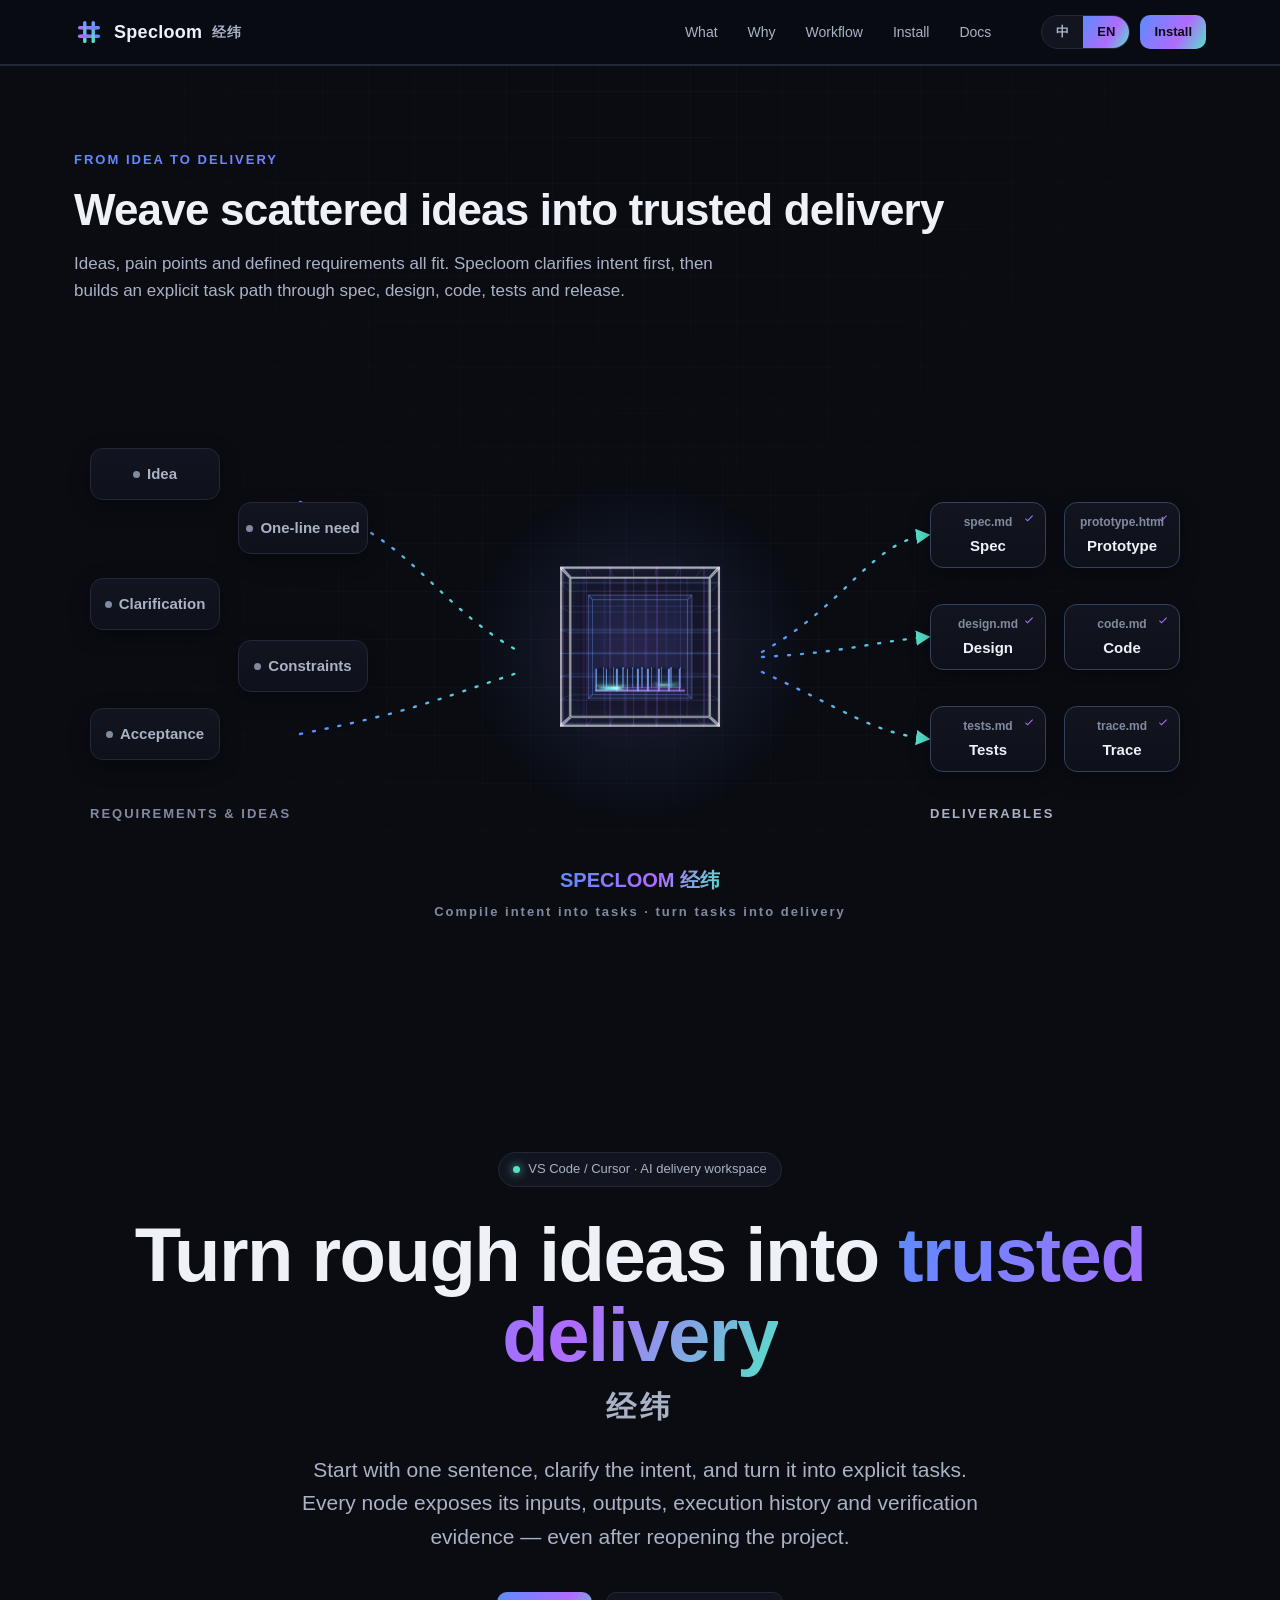
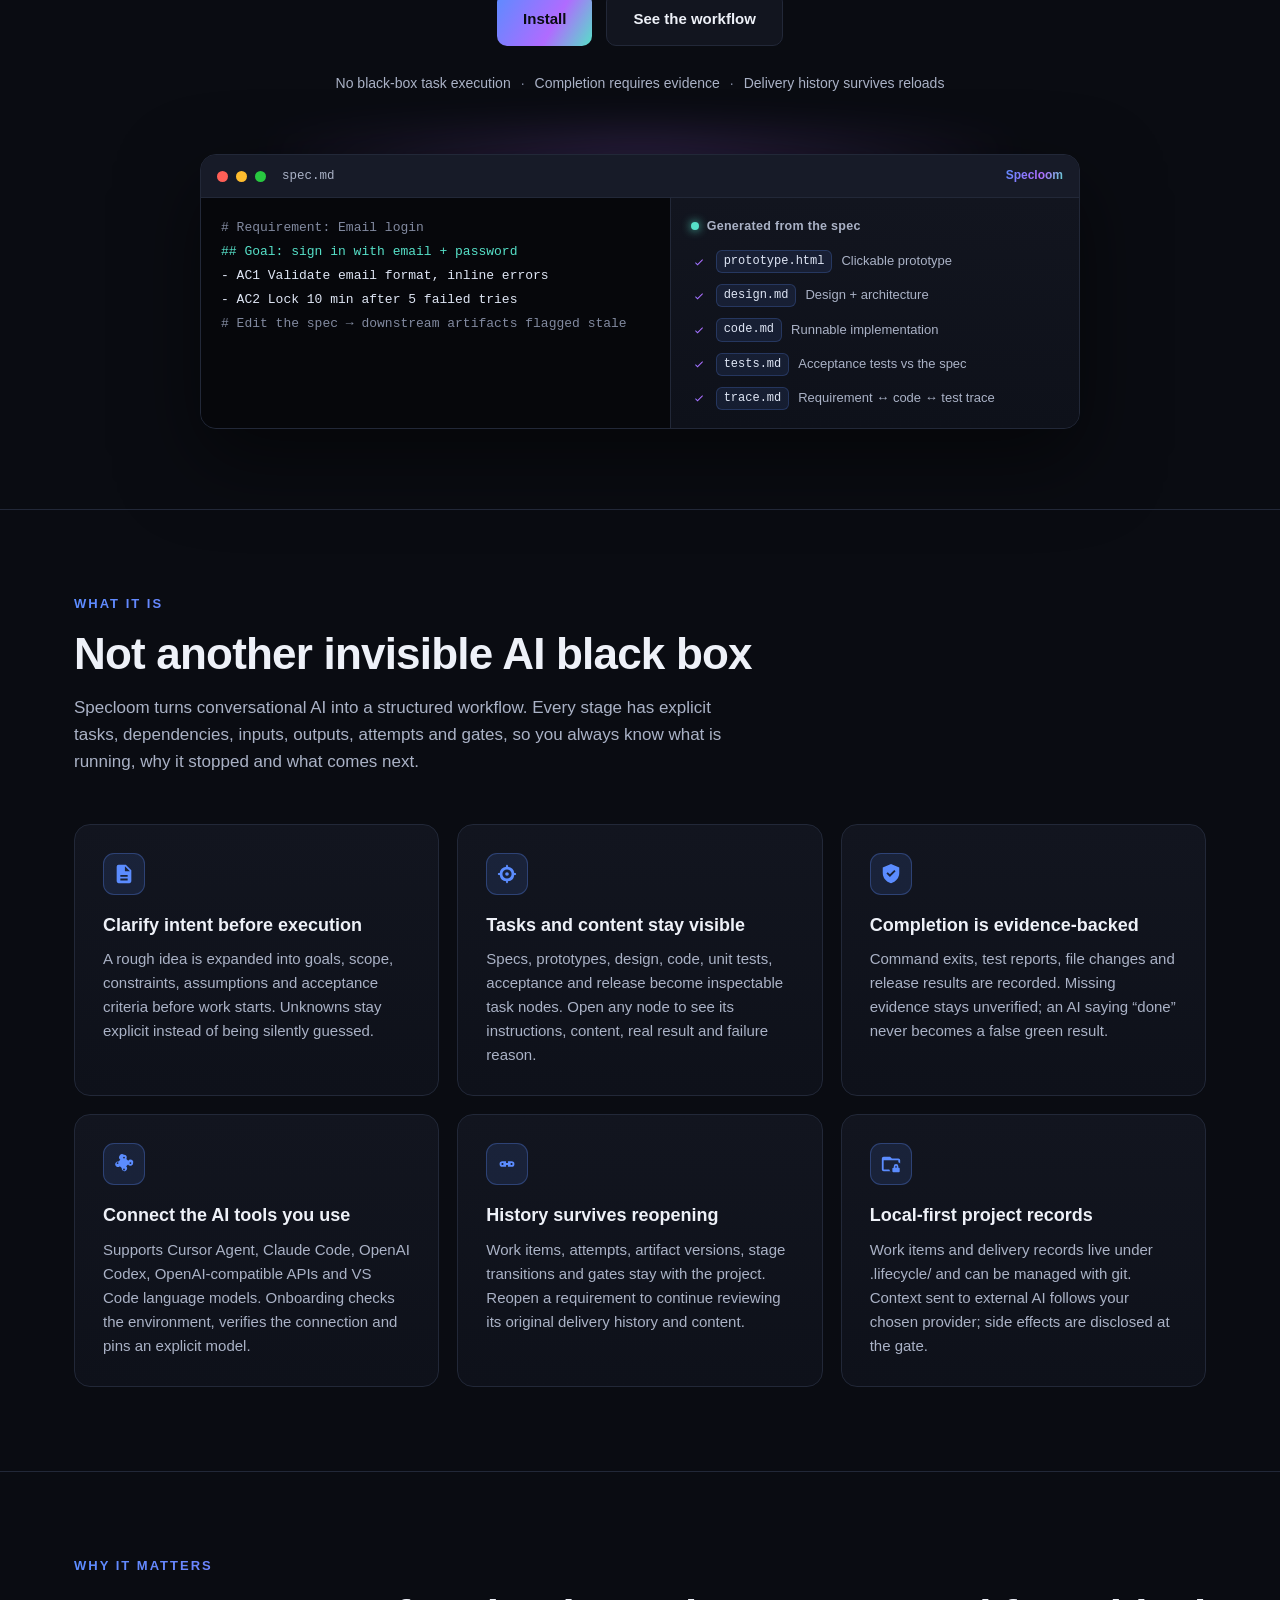
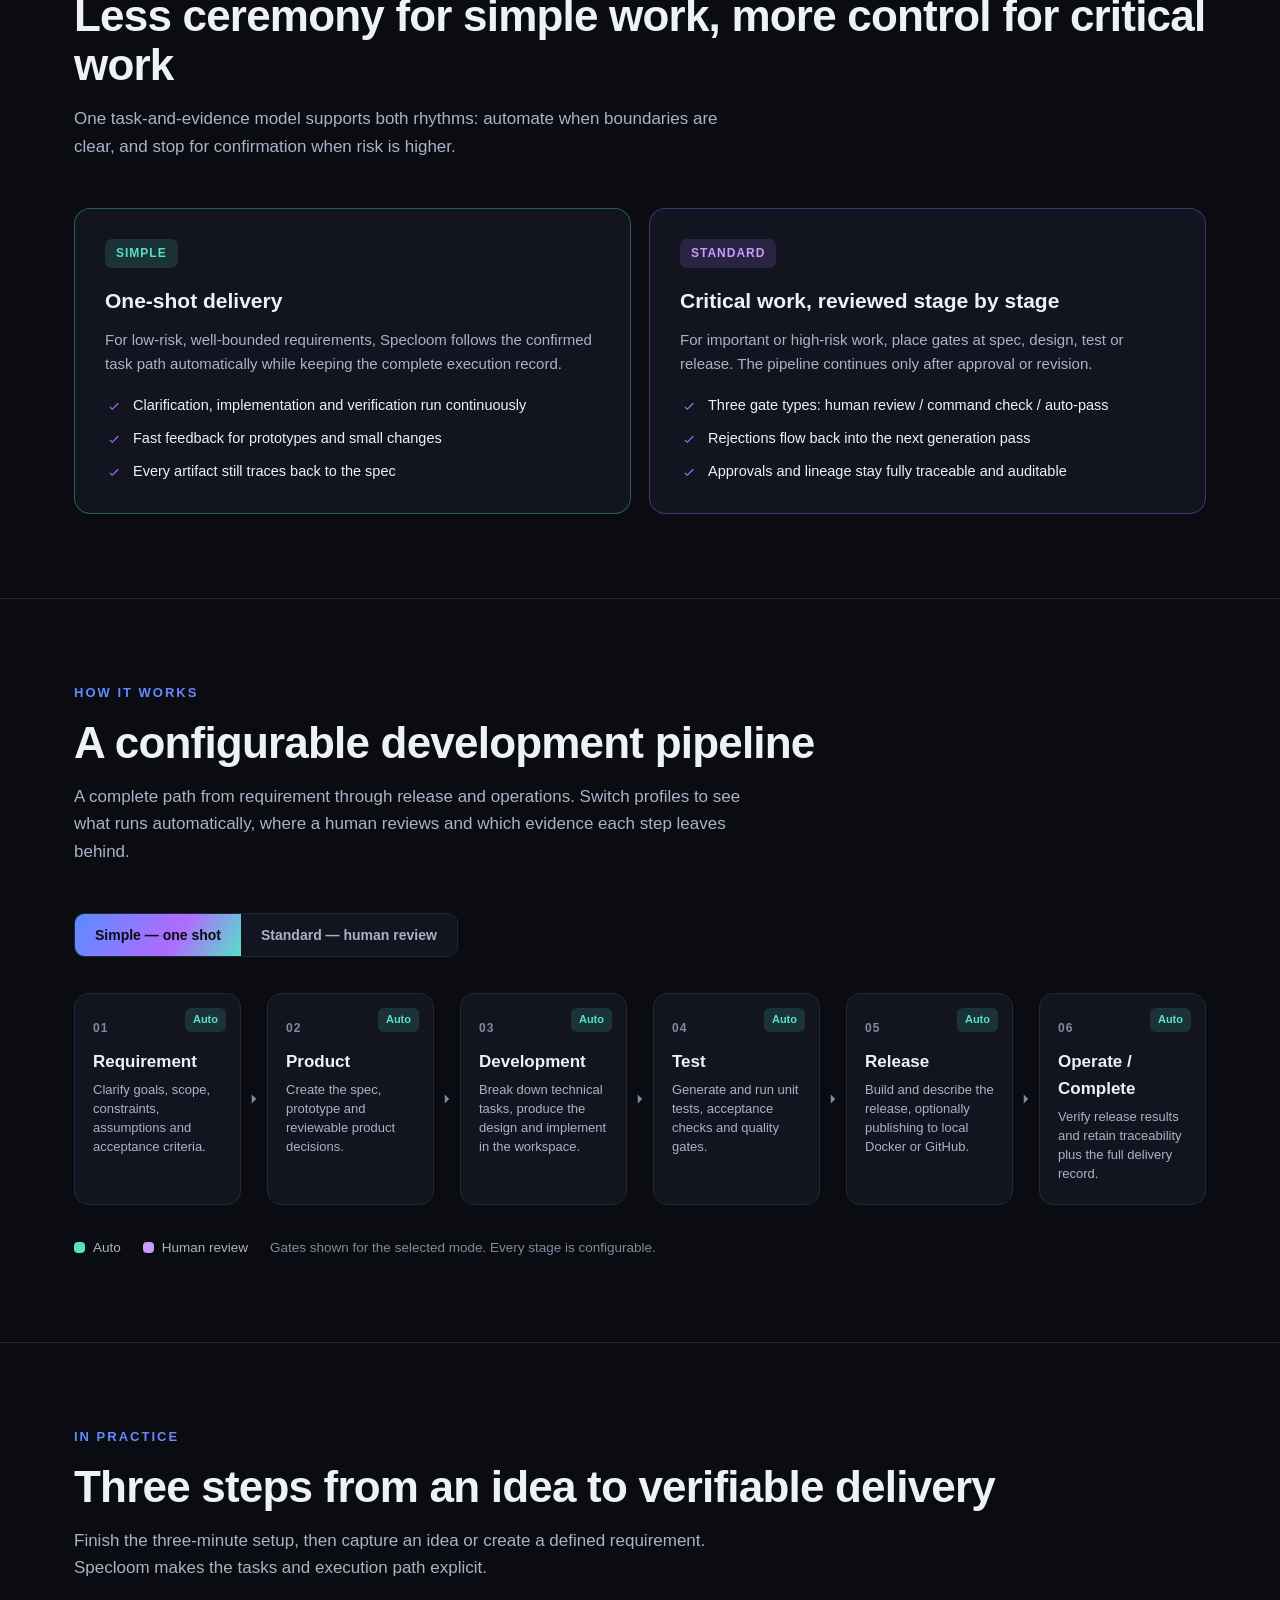
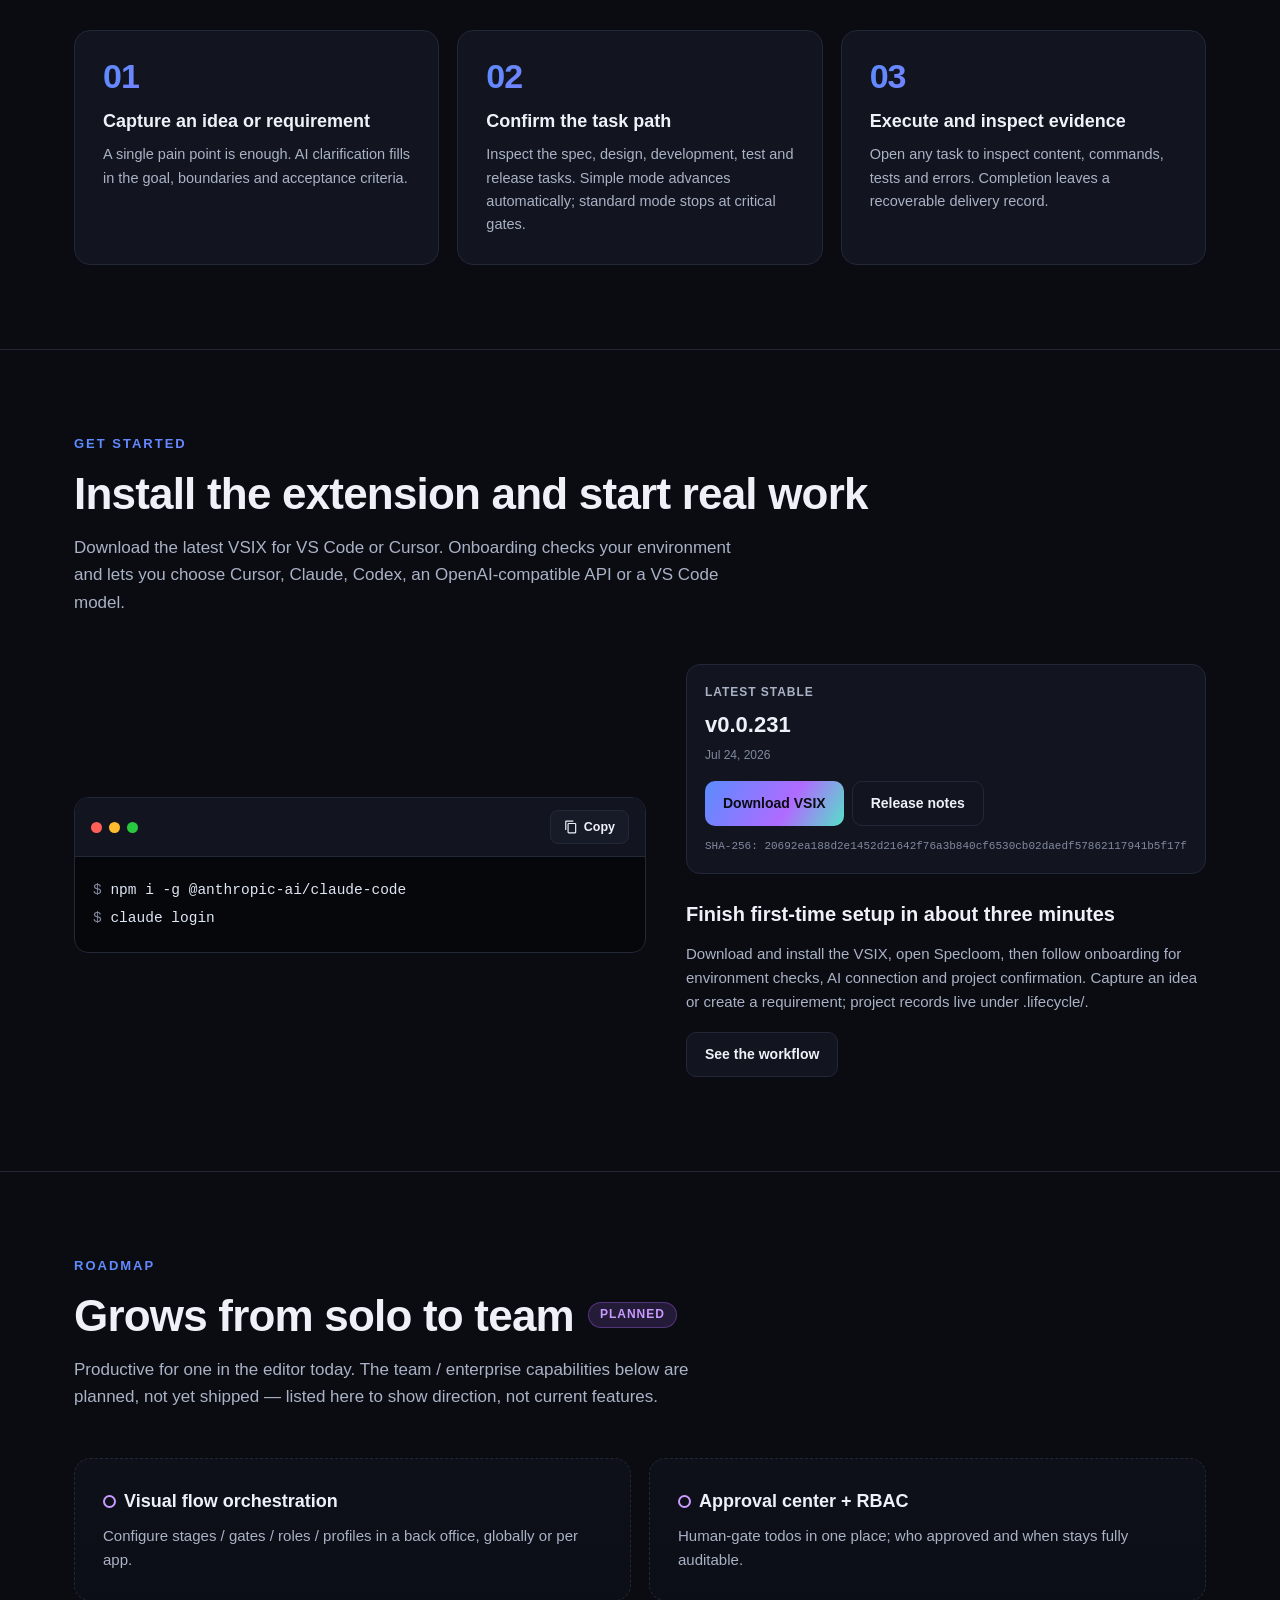
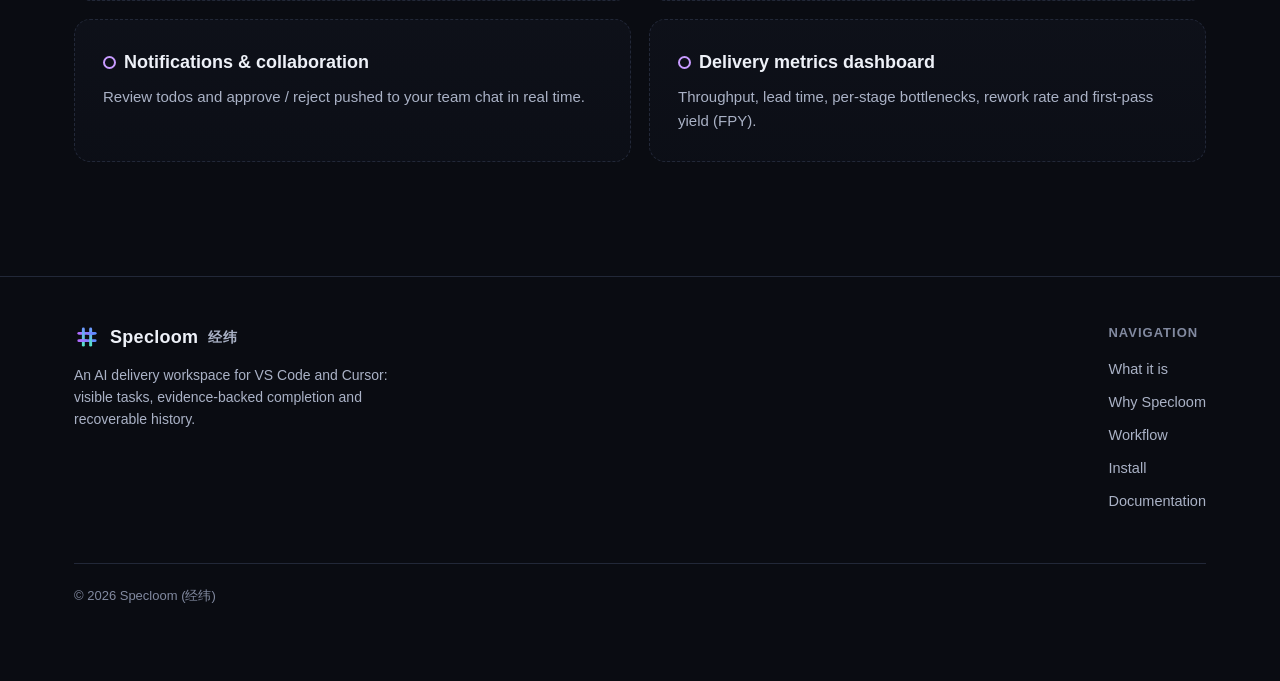
<file: index.html>
<!DOCTYPE html>
<html lang="en">
<head>
  <meta charset="UTF-8" />
  <meta name="viewport" content="width=device-width, initial-scale=1.0" />
  <!-- 内容安全策略：禁止内联外源脚本与远程资源，契合「零第三方运行时依赖」(NFR-S3/NFR-P2) -->
  <meta http-equiv="Content-Security-Policy"
        content="default-src 'self'; img-src 'self' data:; style-src 'self' 'unsafe-inline'; script-src 'self'; base-uri 'none'; form-action 'none'" />
  <title data-i18n="meta.title">Specloom · Visible, Verifiable AI Delivery in VS Code</title>
  <meta name="description" data-i18n-attr="content:meta.description"
        content="Specloom is an AI delivery workspace for VS Code and Cursor. It turns rough ideas into explicit tasks and keeps requirements, implementation, tests, releases and execution history visible, verifiable and recoverable." />

  <link rel="canonical" href="https://specloom.tech/" />

  <!-- Favicon：经纬织机标（交织平纹），同源 SVG 文件 -->
  <link rel="icon" href="favicon.svg" type="image/svg+xml" />
  <meta name="theme-color" content="#0a0c12" />

  <!-- 社交分享卡（Open Graph / Twitter）。og:image 待补真实位图（Phase 3） -->
  <meta property="og:type" content="website" />
  <meta property="og:url" content="https://specloom.tech/" />
  <meta property="og:site_name" content="Specloom" />
  <meta property="og:title" content="Specloom 经纬 · 看得见、可验证的 AI 研发工作台" />
  <meta property="og:description" content="把模糊想法澄清为明确任务，让需求、规格、开发、测试、发布和历史记录全程可查看、可验证、可恢复。" />
  <meta property="og:image" content="https://specloom.tech/og.png" />
  <meta property="og:image:width" content="1200" />
  <meta property="og:image:height" content="630" />
  <meta name="twitter:card" content="summary_large_image" />
  <meta name="twitter:image" content="https://specloom.tech/og.png" />
  <meta name="twitter:title" content="Specloom 经纬 · 看得见的 AI 研发与交付" />
  <meta name="twitter:description" content="在 VS Code / Cursor 中把模糊想法变成明确任务，完成有证据，历史可恢复。" />

  <link rel="stylesheet" href="styles.css?v=20260715a" />
</head>
<body>
  <!-- 经纬编织背景纹理由 body::before 提供，纯装饰 -->

  <!-- ============ NAV ============ -->
  <header class="nav">
    <div class="wrap nav-inner">
      <a class="brand" href="#top" aria-label="Specloom">
        <svg class="mark" viewBox="0 0 32 32" aria-hidden="true" focusable="false">
          <defs>
            <linearGradient id="navWarp" gradientUnits="userSpaceOnUse" x1="0" y1="6" x2="0" y2="26">
              <stop offset="0" stop-color="#6d9bff" /><stop offset="1" stop-color="#56e0c8" />
            </linearGradient>
            <linearGradient id="navWeft" gradientUnits="userSpaceOnUse" x1="6" y1="0" x2="26" y2="0">
              <stop offset="0" stop-color="#b06bff" /><stop offset="1" stop-color="#5b8cff" />
            </linearGradient>
          </defs>
          <!-- 经线（竖）与纬线（横）交织成「织」——过/下交叠的平纹 -->
          <g fill="none" stroke-width="3.6" stroke-linecap="round">
            <g stroke="url(#navWeft)"><line x1="6" y1="11.5" x2="26" y2="11.5" /><line x1="6" y1="20.5" x2="26" y2="20.5" /></g>
            <g stroke="url(#navWarp)"><line x1="11.5" y1="6" x2="11.5" y2="26" /><line x1="20.5" y1="6" x2="20.5" y2="26" /></g>
            <g stroke="url(#navWeft)"><line x1="17.5" y1="11.5" x2="23.5" y2="11.5" /><line x1="8.5" y1="20.5" x2="14.5" y2="20.5" /></g>
          </g>
        </svg>
        <span>Specloom</span>
        <span class="zh" data-i18n="hero.productZh">经纬</span>
      </a>

      <nav class="nav-links" aria-label="Primary">
        <a href="#what" data-i18n="nav.what">What</a>
        <a href="#why" data-i18n="nav.why">Why</a>
        <a href="#how" data-i18n="nav.how">Workflow</a>
        <a href="#install" data-i18n="nav.install">Install</a>
        <a href="guide.html" data-i18n="nav.docs">Docs</a>
      </nav>

      <div class="nav-tools">
        <div class="lang-switch" role="group" data-i18n-attr="aria-label:lang.label" aria-label="Language">
          <button type="button" id="langZh" data-lang="zh" data-i18n="lang.zh"
                  data-i18n-attr="aria-label:lang.zhAria" aria-pressed="false">中</button>
          <button type="button" id="langEn" data-lang="en" data-i18n="lang.en"
                  data-i18n-attr="aria-label:lang.enAria" aria-pressed="true">EN</button>
        </div>
        <a class="btn btn-primary btn-sm nav-cta" href="#install" data-i18n="nav.install">Install</a>
      </div>

      <button type="button" class="nav-toggle" id="navToggle"
              aria-expanded="false" aria-controls="mobileMenu"
              data-i18n-attr="aria-label:nav.menu" aria-label="Toggle navigation">☰</button>
    </div>

    <!-- 移动端折叠菜单 -->
    <div class="mobile-menu" id="mobileMenu" hidden>
      <div class="wrap">
        <a href="#what" data-i18n="nav.what">What</a>
        <a href="#why" data-i18n="nav.why">Why</a>
        <a href="#how" data-i18n="nav.how">Workflow</a>
        <a href="#install" data-i18n="nav.install">Install</a>
        <a href="guide.html" data-i18n="nav.docs">Docs</a>
      </div>
    </div>
  </header>

  <main id="top">
    <!-- ============ FLOW MAP / 从需求到交付（3D 动态） ============ -->
    <section class="sec" id="flow" aria-labelledby="flowHeading">
      <div class="wrap">
        <p class="eyebrow" data-i18n="flow.eyebrow">From idea to delivery</p>
        <h2 id="flowHeading" data-i18n="flow.heading">Weave scattered ideas into trusted delivery</h2>
        <p class="sec-lede" data-i18n="flow.lede"></p>
      </div>
      <div class="flowmap-wrap">
        <div class="flowmap">
          <svg class="wires" viewBox="0 0 1180 620" aria-hidden="true" focusable="false">
            <defs>
              <linearGradient id="flowLine" x1="0" y1="0" x2="1" y2="0"><stop offset="0" stop-color="#5b8cff"/><stop offset="1" stop-color="#56e0c8"/></linearGradient>
              <marker id="flowArrow" markerWidth="7" markerHeight="7" refX="5" refY="3.2" orient="auto"><path d="M0 0L6 3.2L0 6.4Z" fill="#56e0c8"/></marker>
            </defs>
            <path class="flow" stroke="url(#flowLine)" d="M250 150 C360 180 380 250 470 300"/>
            <path class="flow" stroke="url(#flowLine)" d="M316 300 C380 300 410 300 470 300" style="animation-delay:.3s"/>
            <path class="flow" stroke="url(#flowLine)" d="M250 382 C360 360 380 350 470 320" style="animation-delay:.6s"/>
            <path class="flow r" stroke="url(#flowLine)" d="M712 300 C800 250 820 190 878 183" marker-end="url(#flowArrow)"/>
            <path class="flow r" stroke="url(#flowLine)" d="M712 305 C800 300 820 290 878 285" marker-end="url(#flowArrow)" style="animation-delay:.4s"/>
            <path class="flow r" stroke="url(#flowLine)" d="M712 320 C800 360 820 380 878 387" marker-end="url(#flowArrow)" style="animation-delay:.8s"/>
          </svg>

          <div class="node req" id="r1"><span class="rdot" aria-hidden="true"></span><span data-i18n="flow.req.r1">Idea</span></div>
          <div class="node req" id="r2"><span class="rdot" aria-hidden="true"></span><span data-i18n="flow.req.r2">One-line need</span></div>
          <div class="node req" id="r3"><span class="rdot" aria-hidden="true"></span><span data-i18n="flow.req.r3">Clarification</span></div>
          <div class="node req" id="r4"><span class="rdot" aria-hidden="true"></span><span data-i18n="flow.req.r4">Constraints</span></div>
          <div class="node req" id="r5"><span class="rdot" aria-hidden="true"></span><span data-i18n="flow.req.r5">Acceptance</span></div>

          <div class="scene" aria-hidden="true">
            <div class="glow"></div>
            <div class="cube">
              <div class="face f-fr"></div><div class="face f-bk"></div>
              <div class="face f-rt"></div><div class="face f-lt"></div>
              <div class="face f-tp"></div><div class="face f-bm"></div>
              <div class="core">
                <div class="cface c-fr"><div class="loom"><div class="loom-warp"></div><div class="loom-weave"></div><div class="loom-shuttle"></div></div></div>
                <div class="cface c-bk"><div class="loom"><div class="loom-warp"></div><div class="loom-weave"></div><div class="loom-shuttle"></div></div></div>
                <div class="cface c-rt"></div><div class="cface c-lt"></div>
                <div class="cface c-tp"></div><div class="cface c-bm"></div>
              </div>
            </div>
          </div>

          <div class="node asset" id="a1"><i class="tick" aria-hidden="true"></i><span class="x">spec.md</span><span class="nm" data-i18n="flow.asset.a1">Spec</span></div>
          <div class="node asset" id="a2"><i class="tick" aria-hidden="true"></i><span class="x">prototype.html</span><span class="nm" data-i18n="flow.asset.a2">Prototype</span></div>
          <div class="node asset" id="a3"><i class="tick" aria-hidden="true"></i><span class="x">design.md</span><span class="nm" data-i18n="flow.asset.a3">Design</span></div>
          <div class="node asset" id="a4"><i class="tick" aria-hidden="true"></i><span class="x">code.md</span><span class="nm" data-i18n="flow.asset.a4">Code</span></div>
          <div class="node asset" id="a5"><i class="tick" aria-hidden="true"></i><span class="x">tests.md</span><span class="nm" data-i18n="flow.asset.a5">Tests</span></div>
          <div class="node asset" id="a6"><i class="tick" aria-hidden="true"></i><span class="x">trace.md</span><span class="nm" data-i18n="flow.asset.a6">Trace</span></div>

          <div class="lbl" id="lL" data-i18n="flow.reqLabel">Requirements &amp; ideas</div>
          <div class="lbl" id="lR" data-i18n="flow.assetLabel">Deliverables</div>
          <div class="lbl" id="lC"><b>Specloom 经纬</b><span data-i18n="flow.brandSub">Compile intent into tasks · turn tasks into delivery</span></div>
        </div>
      </div>
    </section>

    <!-- ============ HERO ============ -->
    <section class="hero" aria-labelledby="heroTitle">
      <div class="wrap">
        <span class="badge"><span class="dot" aria-hidden="true"></span><span data-i18n="hero.badge">VS Code / Cursor · AI 研发工作台</span></span>
        <h1 class="title" id="heroTitle">
          <span data-i18n="hero.titleLead">Turn rough ideas into</span>
          <span class="grad" data-i18n="hero.titleGrad">trusted delivery</span>
        </h1>
        <p class="title-zh" data-i18n="hero.productZh" aria-hidden="true">经纬</p>
        <p class="lede" data-i18n="hero.tagline">
          从一句想法开始，逐步形成明确需求与可执行任务。每个节点都能看到输入、输出、执行记录和验证结果。
        </p>
        <div class="hero-cta">
          <a class="btn btn-primary" id="heroPrimary" href="#install" data-i18n="hero.primaryCta.label">Install</a>
          <a class="btn btn-ghost" id="heroSecondary" href="#how" data-i18n="hero.secondaryCta.label">See the workflow</a>
        </div>

        <!-- 信任条：三个核心事实 -->
        <div class="hero-meta">
          <span data-i18n="hero.meta1">任务过程不再黑盒</span>
          <span class="sep" aria-hidden="true">·</span>
          <span data-i18n="hero.meta2">完成必须有验证证据</span>
          <span class="sep" aria-hidden="true">·</span>
          <span data-i18n="hero.meta3">历史交付可恢复</span>
        </div>

        <!-- 产品视觉：一份规格 → 据规格派生的产物（纯 HTML/CSS，零依赖） -->
        <div class="showcase">
          <div class="window" role="img" data-i18n-attr="aria-label:show.alt" aria-label="Specloom：从规格派生产物的示意">
            <div class="win-bar">
              <span class="d r" aria-hidden="true"></span><span class="d y" aria-hidden="true"></span><span class="d g" aria-hidden="true"></span>
              <span class="win-title">spec.md</span>
              <span class="win-tag" data-i18n="show.winTag">Specloom</span>
            </div>
            <div class="win-body">
              <div class="codecol">
<pre class="show-code"><span class="cm"># <span data-i18n="show.specTitle">需求：邮箱登录</span></span>
<span class="kw" data-i18n="show.specGoal">## 目标：用户用邮箱 + 密码登录</span>
<span class="ln">- AC1 <span data-i18n="show.ac1">校验邮箱格式，错误即时提示</span></span>
<span class="ln">- AC2 <span data-i18n="show.ac2">连续 5 次失败锁定 10 分钟</span></span>
<span class="cm" data-i18n="show.specNote"># 改规格 → 下游产物自动标记过期</span></pre>
              </div>
              <div class="gencol">
                <div class="gen-head"><span class="gen-dot" aria-hidden="true"></span><span data-i18n="show.genHead">据规格生成 / 落盘</span></div>
                <ul class="gen-list">
                  <li><i class="tk" aria-hidden="true"></i><code>prototype.html</code><span data-i18n="show.g1">可点击原型</span></li>
                  <li><i class="tk" aria-hidden="true"></i><code>design.md</code><span data-i18n="show.g2">技术方案 + 架构图</span></li>
                  <li><i class="tk" aria-hidden="true"></i><code>code.md</code><span data-i18n="show.g3">可运行实现</span></li>
                  <li><i class="tk" aria-hidden="true"></i><code>tests.md</code><span data-i18n="show.g4">验收测试</span></li>
                  <li><i class="tk" aria-hidden="true"></i><code>trace.md</code><span data-i18n="show.g5">需求追溯映射</span></li>
                </ul>
              </div>
            </div>
          </div>
        </div>
      </div>
    </section>

    <!-- ============ WHAT ============ -->
    <section class="sec" id="what" aria-labelledby="whatHeading">
      <div class="wrap">
        <p class="eyebrow" data-i18n="what.eyebrow">What it is</p>
        <h2 id="whatHeading" data-i18n="what.heading">Not another invisible AI black box</h2>
        <p class="sec-lede" data-i18n="what.lede"></p>
        <div class="grid grid-3" id="whatCards"><!-- 由 app.js 按字典渲染 --></div>
      </div>
    </section>

    <!-- ============ WHY ============ -->
    <section class="sec" id="why" aria-labelledby="whyHeading">
      <div class="wrap">
        <p class="eyebrow" data-i18n="why.eyebrow">Why it matters</p>
        <h2 id="whyHeading" data-i18n="why.heading">Less ceremony for simple work, more control for critical work</h2>
        <p class="sec-lede" data-i18n="why.lede"></p>
        <div class="modes">
          <article class="mode simple">
            <span class="tag" data-i18n="why.simple.tag">Simple</span>
            <h3 data-i18n="why.simple.title">One-shot delivery</h3>
            <p data-i18n="why.simple.desc"></p>
            <ul id="whySimplePoints"></ul>
          </article>
          <article class="mode complex">
            <span class="tag" data-i18n="why.complex.tag">Complex</span>
            <h3 data-i18n="why.complex.title">Stage-by-stage human review</h3>
            <p data-i18n="why.complex.desc"></p>
            <ul id="whyComplexPoints"></ul>
          </article>
        </div>
      </div>
    </section>

    <!-- ============ HOW / PIPELINE ============ -->
    <section class="sec" id="how" aria-labelledby="howHeading">
      <div class="wrap">
        <p class="eyebrow" data-i18n="pipeline.eyebrow">How it works</p>
        <h2 id="howHeading" data-i18n="pipeline.heading">A configurable lifecycle pipeline</h2>
        <p class="sec-lede" data-i18n="pipeline.lede"></p>

        <div class="mode-toggle" role="group" data-i18n-attr="aria-label:pipeline.modeAria" aria-label="Pipeline mode">
          <button type="button" id="pipeSimple" data-mode="simple" aria-pressed="true"
                  data-i18n="pipeline.modeSimpleLabel">Simple — one shot</button>
          <button type="button" id="pipeComplex" data-mode="complex" aria-pressed="false"
                  data-i18n="pipeline.modeComplexLabel">Complex — human review</button>
        </div>

        <div class="pipe" id="pipeStages" role="list"><!-- 由 app.js 渲染 --></div>

        <div class="pipe-legend">
          <span><i class="lg-dot lg-auto" aria-hidden="true"></i><span data-i18n="pipeline.legend.auto">Auto</span></span>
          <span><i class="lg-dot lg-human" aria-hidden="true"></i><span data-i18n="pipeline.legend.human">Human review</span></span>
          <span class="legend-note" data-i18n="pipeline.legendNote"></span>
        </div>
      </div>
    </section>

    <!-- ============ STEPS / 三步怎么用 ============ -->
    <section class="sec" id="start" aria-labelledby="startHeading">
      <div class="wrap">
        <p class="eyebrow" data-i18n="steps.eyebrow">In practice</p>
        <h2 id="startHeading" data-i18n="steps.heading">Three steps from an idea to verifiable delivery</h2>
        <p class="sec-lede" data-i18n="steps.lede"></p>
        <div class="steps">
          <div class="step">
            <div class="step-n">01</div>
            <h3 data-i18n="steps.s1.title">Describe</h3>
            <p data-i18n="steps.s1.desc"></p>
          </div>
          <div class="step">
            <div class="step-n">02</div>
            <h3 data-i18n="steps.s2.title">Review by profile</h3>
            <p data-i18n="steps.s2.desc"></p>
          </div>
          <div class="step">
            <div class="step-n">03</div>
            <h3 data-i18n="steps.s3.title">Deliver</h3>
            <p data-i18n="steps.s3.desc"></p>
          </div>
        </div>
      </div>
    </section>

    <!-- ============ INSTALL ============ -->
    <section class="sec" id="install" aria-labelledby="installHeading">
      <div class="wrap">
        <p class="eyebrow" data-i18n="install.eyebrow">Get started</p>
        <h2 id="installHeading" data-i18n="install.heading">Install the extension and start real work</h2>
        <p class="sec-lede" data-i18n="install.lede"></p>

        <div class="install-wrap">
          <div class="code-block">
            <div class="code-head">
              <div class="dots" aria-hidden="true"><i></i><i></i><i></i></div>
              <button type="button" class="copy-btn" id="copyBtn"
                      data-i18n-attr="aria-label:install.copyAria" aria-label="Copy install command">
                <svg width="14" height="14" viewBox="0 0 24 24" aria-hidden="true">
                  <path fill="currentColor" d="M16 1H4a2 2 0 0 0-2 2v14h2V3h12V1zm3 4H8a2 2 0 0 0-2 2v14a2 2 0 0 0 2 2h11a2 2 0 0 0 2-2V7a2 2 0 0 0-2-2zm0 16H8V7h11v14z"/>
                </svg>
                <span class="copy-label" data-i18n="install.copyLabel">Copy</span>
              </button>
            </div>
            <pre class="code-body" id="codeBody" tabindex="0"><!-- 命令由 config 渲染 --></pre>
          </div>

          <div class="install-info">
            <div class="release-card" id="releaseCard" aria-live="polite">
              <div>
                <span class="release-label" data-i18n="install.latestLabel">Latest stable</span>
                <strong id="releaseVersion" data-i18n="install.loadingRelease">Checking release…</strong>
                <span class="release-date" id="releaseDate"></span>
              </div>
              <div class="release-actions">
                <a class="btn btn-primary is-disabled" id="releaseDownload" href="#install" aria-disabled="true"
                   data-i18n="install.downloadVsix">Download VSIX</a>
                <a class="btn btn-ghost is-disabled" id="releaseNotes" href="#install" aria-disabled="true"
                   data-i18n="install.releaseNotes">Release notes</a>
              </div>
              <code class="release-sha" id="releaseSha"></code>
            </div>
            <h3 data-i18n="install.infoTitle">Runs inside VS Code</h3>
            <p data-i18n="install.infoText"></p>
            <a class="btn btn-ghost" href="#how" data-i18n="install.docsCta">See the workflow</a>
          </div>
        </div>
      </div>
    </section>

    <!-- ============ ROADMAP / 路线图（团队版，规划中） ============ -->
    <section class="sec" id="roadmap" aria-labelledby="roadmapHeading">
      <div class="wrap">
        <p class="eyebrow" data-i18n="roadmap.eyebrow">Roadmap</p>
        <h2 id="roadmapHeading" class="roadmap-h">
          <span data-i18n="roadmap.heading">Grows from solo to team</span>
          <span class="planned-badge" data-i18n="roadmap.badge">Planned</span>
        </h2>
        <p class="sec-lede" data-i18n="roadmap.lede"></p>
        <div class="grid grid-2 roadmap-grid">
          <article class="card planned">
            <h3 data-i18n="roadmap.r1.title">Visual flow orchestration</h3>
            <p data-i18n="roadmap.r1.desc"></p>
          </article>
          <article class="card planned">
            <h3 data-i18n="roadmap.r2.title">Approval center + RBAC</h3>
            <p data-i18n="roadmap.r2.desc"></p>
          </article>
          <article class="card planned">
            <h3 data-i18n="roadmap.r3.title">Notifications & collaboration</h3>
            <p data-i18n="roadmap.r3.desc"></p>
          </article>
          <article class="card planned">
            <h3 data-i18n="roadmap.r4.title">Delivery metrics dashboard</h3>
            <p data-i18n="roadmap.r4.desc"></p>
          </article>
        </div>
      </div>
    </section>
  </main>

  <!-- ============ FOOTER ============ -->
  <footer aria-labelledby="footBrand">
    <div class="wrap">
      <div class="foot-inner">
        <div class="foot-brand">
          <div class="brand" id="footBrand">
            <svg class="mark" viewBox="0 0 32 32" aria-hidden="true" focusable="false">
              <defs>
                <linearGradient id="footWarp" gradientUnits="userSpaceOnUse" x1="0" y1="6" x2="0" y2="26"><stop offset="0" stop-color="#6d9bff" /><stop offset="1" stop-color="#56e0c8" /></linearGradient>
                <linearGradient id="footWeft" gradientUnits="userSpaceOnUse" x1="6" y1="0" x2="26" y2="0"><stop offset="0" stop-color="#b06bff" /><stop offset="1" stop-color="#5b8cff" /></linearGradient>
              </defs>
              <g fill="none" stroke-width="3.6" stroke-linecap="round">
                <g stroke="url(#footWeft)"><line x1="6" y1="11.5" x2="26" y2="11.5" /><line x1="6" y1="20.5" x2="26" y2="20.5" /></g>
                <g stroke="url(#footWarp)"><line x1="11.5" y1="6" x2="11.5" y2="26" /><line x1="20.5" y1="6" x2="20.5" y2="26" /></g>
                <g stroke="url(#footWeft)"><line x1="17.5" y1="11.5" x2="23.5" y2="11.5" /><line x1="8.5" y1="20.5" x2="14.5" y2="20.5" /></g>
              </g>
            </svg>
            <span>Specloom</span><span class="zh" data-i18n="hero.productZh">经纬</span>
          </div>
          <p data-i18n="footer.tagline"></p>
        </div>

        <div class="foot-links">
          <div class="foot-col">
            <h4 data-i18n="footer.colProduct">Navigation</h4>
            <a href="#what" data-i18n="footer.links.what">What it is</a>
            <a href="#why" data-i18n="footer.links.why">Why Specloom</a>
            <a href="#how" data-i18n="footer.links.how">Workflow</a>
            <a href="#install" data-i18n="footer.links.install">Install</a>
            <a href="guide.html" data-i18n="footer.links.docs">Documentation</a>
          </div>
        </div>
      </div>

      <div class="foot-bottom">
        <span data-i18n="footer.copyright">© 2026 Specloom (经纬)</span>
      </div>
    </div>
  </footer>

  <!-- 复制成功 / 降级反馈 -->
  <div class="toast" id="toast" role="status" aria-live="polite"></div>

  <!-- 顺序加载：配置 → 字典 → 应用（非 ESM，保证 file:// 离线直接打开可用，AT-26） -->
  <script src="config.js?v=20260715a"></script>
  <script src="i18n/zh.js?v=20260715a"></script>
  <script src="i18n/en.js?v=20260715a"></script>
  <script src="app.js?v=20260715a"></script>
</body>
</html>
</file>
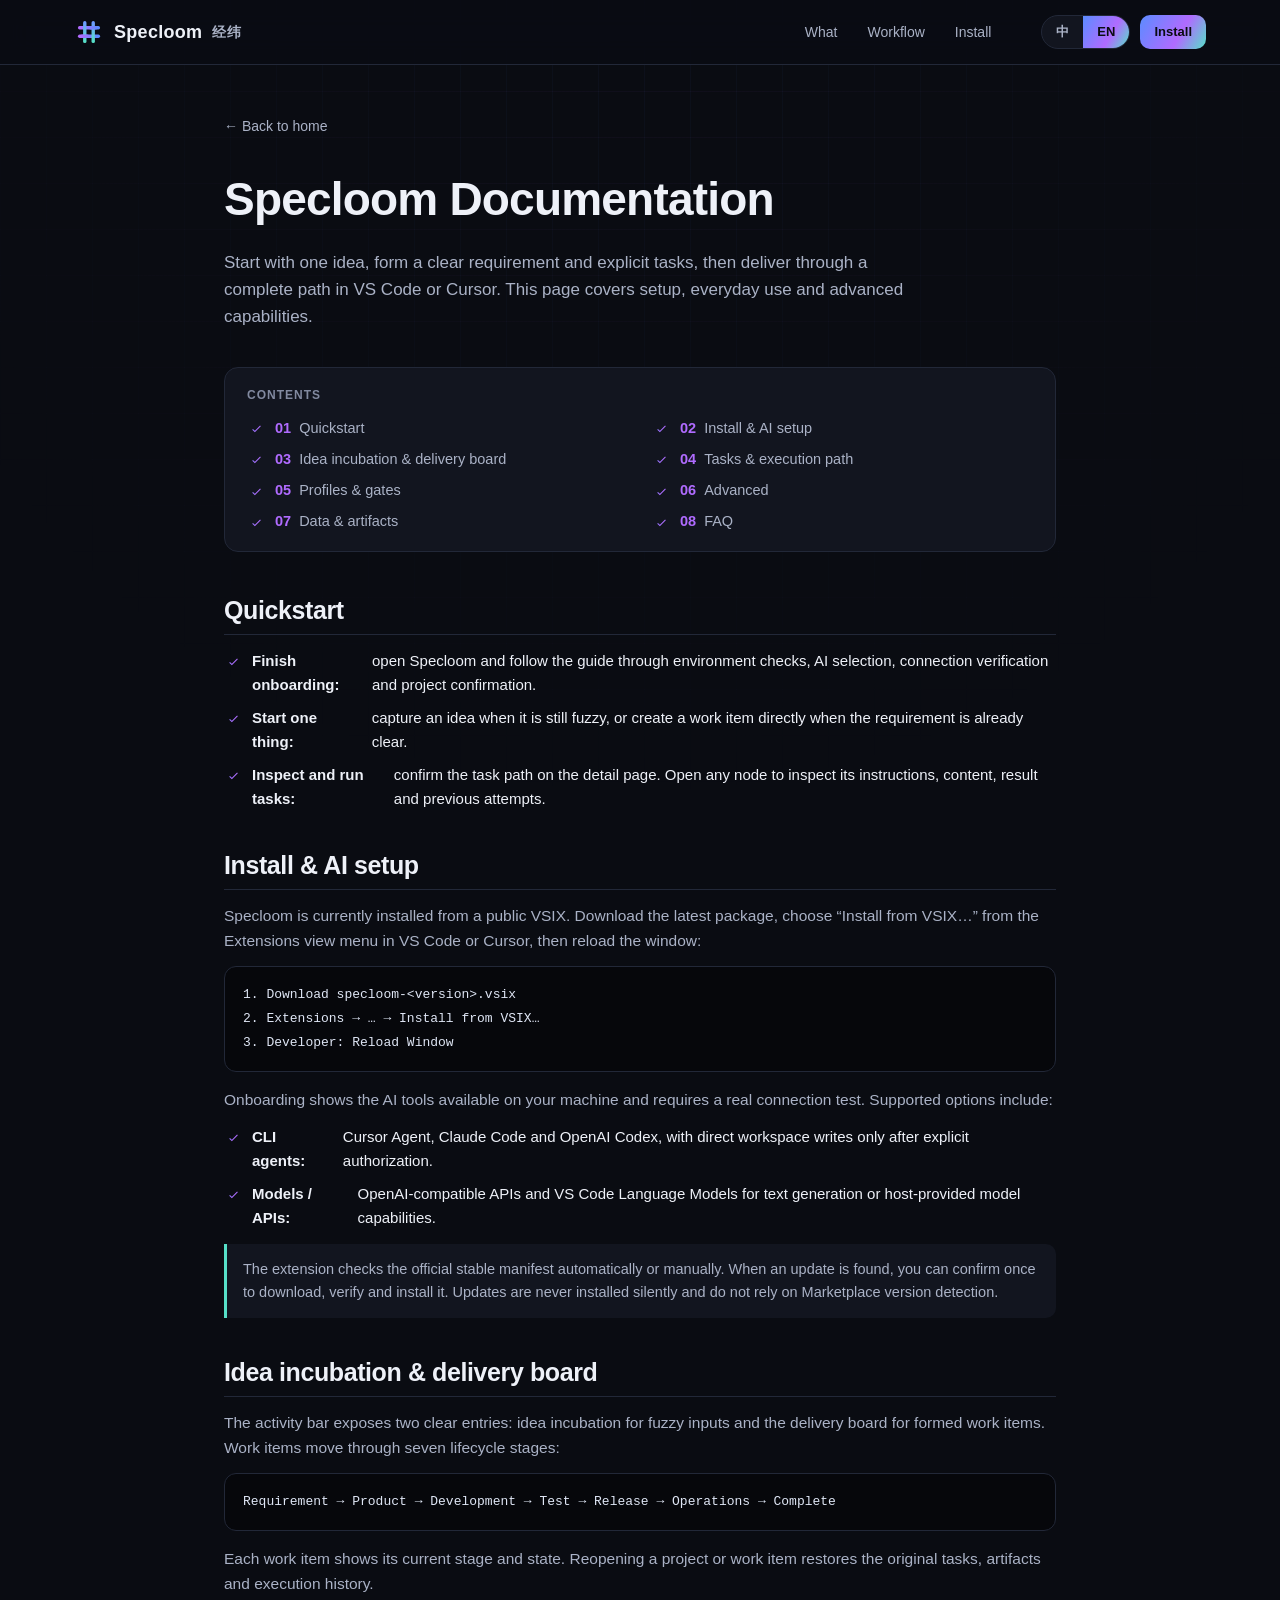
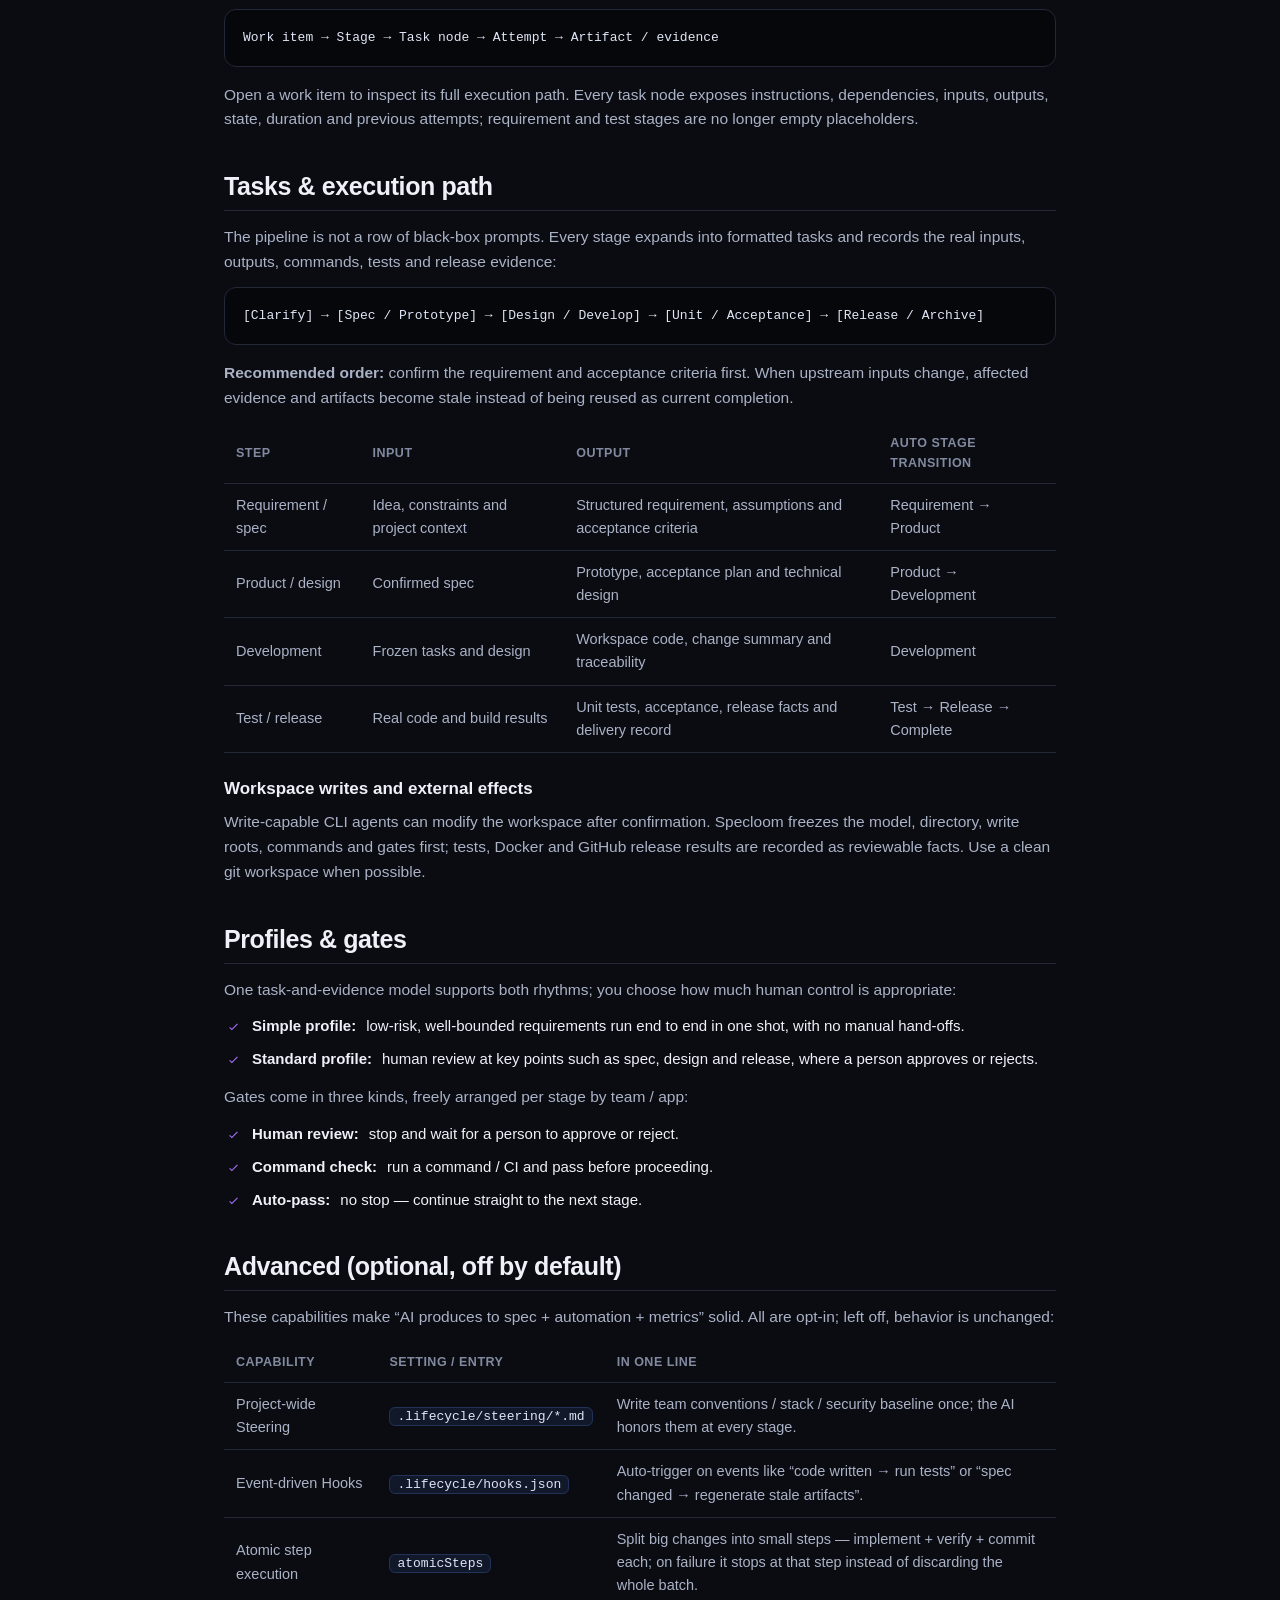
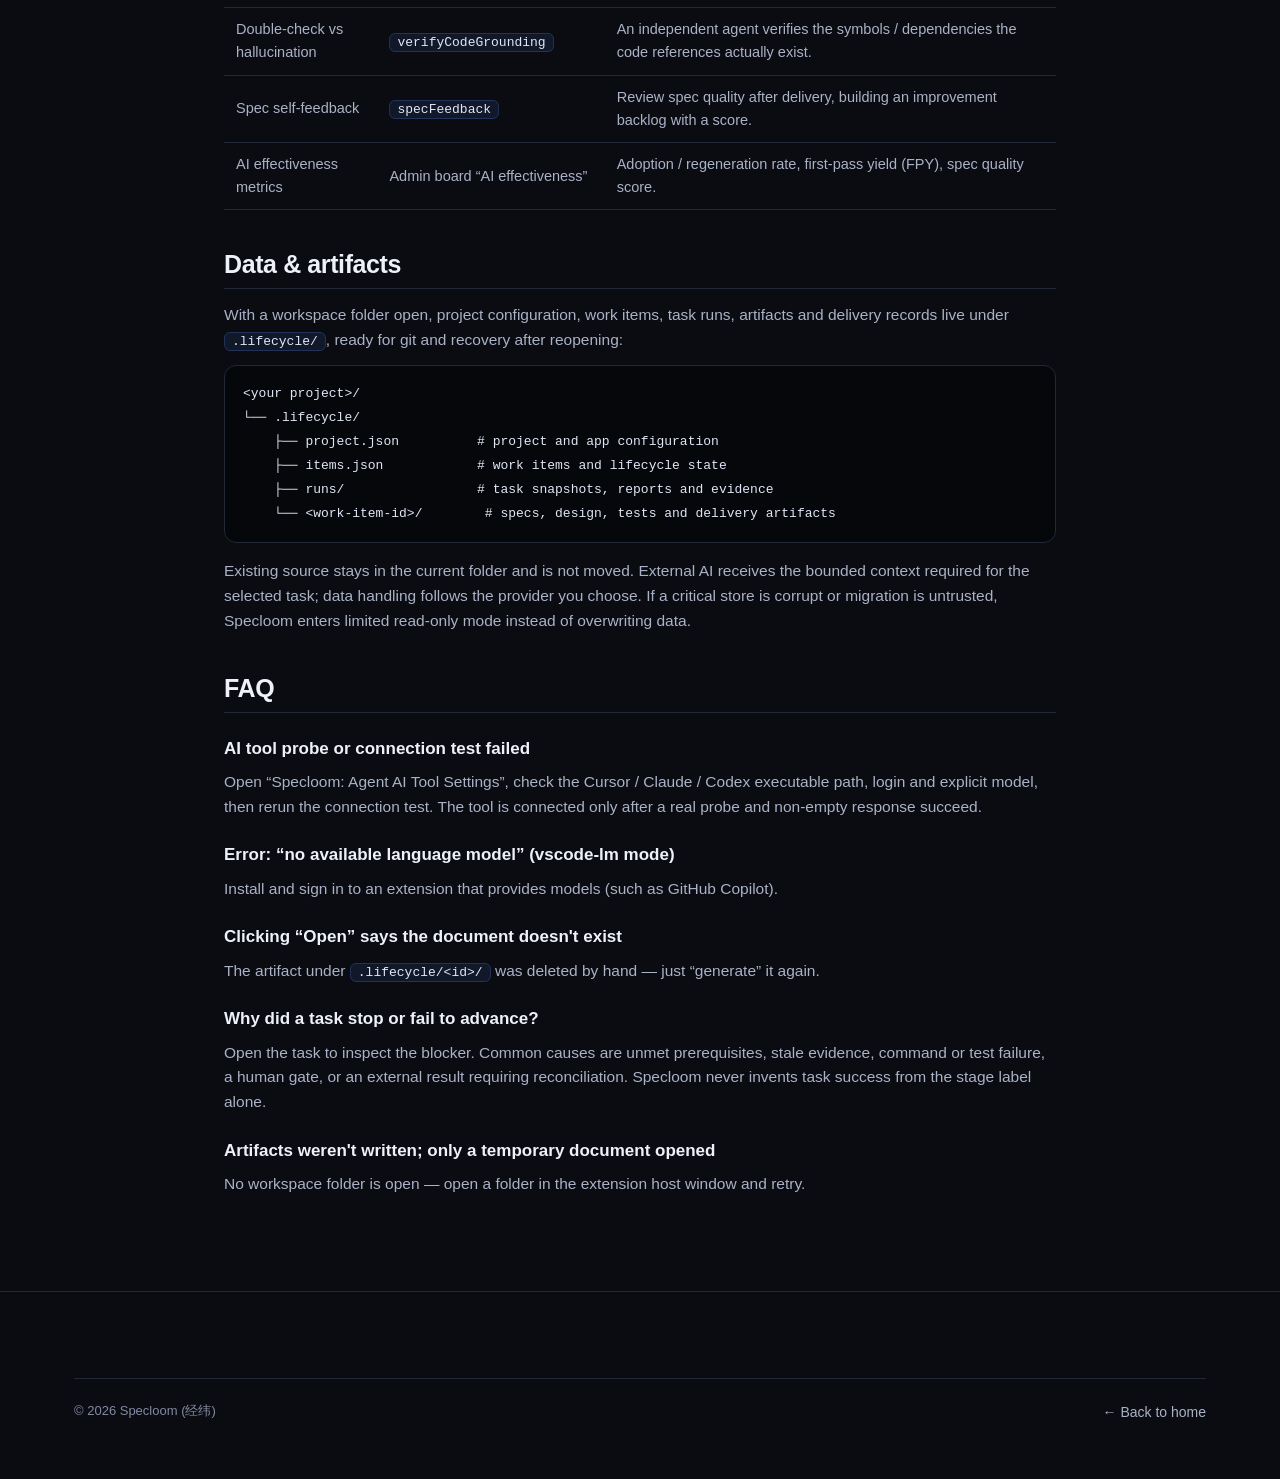
<file: guide.html>
<!DOCTYPE html>
<html lang="zh-CN">
<head>
  <meta charset="UTF-8" />
  <meta name="viewport" content="width=device-width, initial-scale=1.0" />
  <meta http-equiv="Content-Security-Policy"
        content="default-src 'self'; img-src 'self' data:; style-src 'self' 'unsafe-inline'; script-src 'self'; base-uri 'none'; form-action 'none'" />
  <title>Specloom 文档 · 从想法到可信交付</title>
  <meta name="description" content="Specloom 使用文档：VSIX 安装、首次环境检查、AI 连接、需求孵化、任务执行路径、门禁、交付记录与常见问题。" />
  <link rel="icon" href="favicon.svg" type="image/svg+xml" />
  <meta name="theme-color" content="#0a0c12" />
  <link rel="stylesheet" href="styles.css?v=20260715a" />
</head>
<body>
  <!-- ============ NAV ============ -->
  <header class="nav">
    <div class="wrap nav-inner">
      <a class="brand" href="index.html" aria-label="Specloom">
        <svg class="mark" viewBox="0 0 32 32" aria-hidden="true" focusable="false">
          <defs>
            <linearGradient id="gWarp" gradientUnits="userSpaceOnUse" x1="0" y1="6" x2="0" y2="26"><stop offset="0" stop-color="#6d9bff" /><stop offset="1" stop-color="#56e0c8" /></linearGradient>
            <linearGradient id="gWeft" gradientUnits="userSpaceOnUse" x1="6" y1="0" x2="26" y2="0"><stop offset="0" stop-color="#b06bff" /><stop offset="1" stop-color="#5b8cff" /></linearGradient>
          </defs>
          <g fill="none" stroke-width="3.6" stroke-linecap="round">
            <g stroke="url(#gWeft)"><line x1="6" y1="11.5" x2="26" y2="11.5" /><line x1="6" y1="20.5" x2="26" y2="20.5" /></g>
            <g stroke="url(#gWarp)"><line x1="11.5" y1="6" x2="11.5" y2="26" /><line x1="20.5" y1="6" x2="20.5" y2="26" /></g>
            <g stroke="url(#gWeft)"><line x1="17.5" y1="11.5" x2="23.5" y2="11.5" /><line x1="8.5" y1="20.5" x2="14.5" y2="20.5" /></g>
          </g>
        </svg>
        <span>Specloom</span><span class="zh">经纬</span>
      </a>
      <nav class="nav-links" aria-label="Primary">
        <a href="index.html#what" data-i18n="nav.what">是什么</a>
        <a href="index.html#how" data-i18n="nav.how">工作流</a>
        <a href="index.html#install" data-i18n="nav.install">安装</a>
      </nav>
      <div class="nav-tools">
        <div class="lang-switch" role="group" data-i18n-attr="aria-label:lang.label" aria-label="语言">
          <button type="button" data-lang="zh" data-i18n="lang.zh"
                  data-i18n-attr="aria-label:lang.zhAria" aria-pressed="true">中</button>
          <button type="button" data-lang="en" data-i18n="lang.en"
                  data-i18n-attr="aria-label:lang.enAria" aria-pressed="false">EN</button>
        </div>
        <a class="btn btn-primary btn-sm nav-cta" href="index.html#install" data-i18n="nav.install">安装</a>
      </div>
    </div>
  </header>

  <main class="doc">
    <div class="doc-wrap">
      <a class="doc-back" href="index.html" data-i18n="guide.back">← 返回首页</a>
      <h1 data-i18n="guide.title">Specloom 文档</h1>
      <p class="doc-sub" data-i18n="guide.sub">从一句想法开始，在 VS Code / Cursor 中形成明确需求与可执行任务，并沿完整路径交付。本页覆盖安装、首次设置、日常使用与进阶能力。</p>

      <nav class="doc-toc" data-i18n-attr="aria-label:guide.tocLabel" aria-label="目录">
        <h4 data-i18n="guide.tocLabel">目录</h4>
        <ol>
          <li><a href="#quickstart" data-i18n="guide.toc.quickstart">快速开始</a></li>
          <li><a href="#install" data-i18n="guide.toc.install">安装与 AI 配置</a></li>
          <li><a href="#board" data-i18n="guide.toc.board">看板与详情面板</a></li>
          <li><a href="#sdd" data-i18n="guide.toc.sdd">SDD 流水线</a></li>
          <li><a href="#gates" data-i18n="guide.toc.gates">档位与门禁</a></li>
          <li><a href="#advanced" data-i18n="guide.toc.advanced">进阶能力</a></li>
          <li><a href="#data" data-i18n="guide.toc.data">数据与产物</a></li>
          <li><a href="#faq" data-i18n="guide.toc.faq">常见问题</a></li>
        </ol>
      </nav>

      <section id="quickstart">
        <h2 data-i18n="guide.quickstart.h">快速开始</h2>
        <ol class="steps-ol">
          <li data-i18n-html="guide.quickstart.s1"><b>完成首次设置：</b>打开 Specloom，按向导完成环境检测、选择 AI、连接测试和项目确认。</li>
          <li data-i18n-html="guide.quickstart.s2"><b>开始一件事：</b>只有想法就选「记录一个想法」；需求已经明确则直接创建工作项。</li>
          <li data-i18n-html="guide.quickstart.s3"><b>查看并运行任务：</b>在详情页确认任务路径后运行。点开任一节点可查看说明、内容、执行结果和历史尝试。</li>
        </ol>
      </section>

      <section id="install">
        <h2 data-i18n="guide.install.h">安装与 AI 配置</h2>
        <p data-i18n-html="guide.install.p1">Specloom 目前通过公开 VSIX 安装。下载官网最新安装包后，在 VS Code / Cursor 扩展页右上角选择「从 VSIX 安装…」，安装完成后重载窗口：</p>
        <pre><code data-i18n="guide.install.code">1. 下载 specloom-&lt;version&gt;.vsix
2. 扩展页 → … → 从 VSIX 安装…
3. Developer: Reload Window</code></pre>
        <p data-i18n-html="guide.install.p2">首次向导会展示本机可用的 AI，并要求真实连接测试。当前支持：</p>
        <ul>
          <li data-i18n-html="guide.install.opt1"><b>CLI Agent：</b>Cursor Agent、Claude Code、OpenAI Codex；支持在明确授权后直接修改工作区。</li>
          <li data-i18n-html="guide.install.opt2"><b>模型/API：</b>OpenAI 兼容 API 与 VS Code Language Model；适合文本生成或由宿主提供的模型能力。</li>
        </ul>
        <div class="note" data-i18n="guide.install.note">插件通过官网 stable 清单检查更新。发现新版后可确认一键下载、校验并安装，不会静默更新，也不依赖 Marketplace 判定版本。</div>
      </section>

      <section id="board">
        <h2 data-i18n="guide.board.h">看板与详情面板</h2>
        <p data-i18n-html="guide.board.p1">左侧活动栏包含需求孵化与交付看板两个入口。工作项沿七个生命周期阶段推进：</p>
        <pre><code data-i18n="guide.board.code1">需求 → 产品 → 研发 → 测试 → 发布 → 运维 → 完成</code></pre>
        <p data-i18n="guide.board.p2">每个工作项显示当前阶段和状态；重新打开项目或工作项时，原来的任务、产物和执行记录会继续显示。</p>
        <pre><code data-i18n="guide.board.code2">工作项 → 阶段 → 任务节点 → 尝试记录 → 产物 / 证据</code></pre>
        <p data-i18n-html="guide.board.p3">点击工作项进入详情，可以查看完整执行路径。每个任务节点都包含任务说明、依赖、输入、输出、状态、耗时和历史尝试。</p>
      </section>

      <section id="sdd">
        <h2 data-i18n="guide.sdd.h">SDD 流水线</h2>
        <p data-i18n="guide.sdd.p1">流水线不是一串黑盒提示词。每个阶段会展开为格式化任务，并记录真实输入、输出、命令、测试和发布证据：</p>
        <pre><code data-i18n="guide.sdd.code">[需求澄清] → [规格 / 原型] → [方案 / 开发] → [单测 / 验收] → [发布 / 归档]</code></pre>
        <p data-i18n-html="guide.sdd.p2"><b>推荐顺序</b>：先确认需求和验收标准，再执行下游任务。上游变化时，受影响的证据与产物会标记过期。</p>
        <table>
          <thead><tr><th data-i18n="guide.sdd.th.step">步骤</th><th data-i18n="guide.sdd.th.input">输入</th><th data-i18n="guide.sdd.th.output">产出</th><th data-i18n="guide.sdd.th.flow">自动阶段流转</th></tr></thead>
          <tbody>
            <tr><td data-i18n="guide.sdd.r1.step">需求 / 规格</td><td data-i18n="guide.sdd.r1.input">想法、约束、项目上下文</td><td data-i18n="guide.sdd.r1.output">结构化需求、假设、验收标准</td><td data-i18n="guide.sdd.r1.flow">需求 → 产品</td></tr>
            <tr><td data-i18n="guide.sdd.r2.step">产品 / 方案</td><td data-i18n="guide.sdd.r2.input">已确认规格</td><td data-i18n-html="guide.sdd.r2.output">原型、验收方案、技术设计</td><td data-i18n="guide.sdd.r2.flow">产品 → 研发</td></tr>
            <tr><td data-i18n="guide.sdd.r3.step">开发</td><td data-i18n="guide.sdd.r3.input">冻结任务与方案</td><td data-i18n-html="guide.sdd.r3.output">工作区代码、变更摘要、追溯映射</td><td data-i18n="guide.sdd.r3.flow">研发</td></tr>
            <tr><td data-i18n="guide.sdd.r4.step">测试 / 发布</td><td data-i18n="guide.sdd.r4.input">真实代码与构建结果</td><td data-i18n-html="guide.sdd.r4.output">单测、验收、发布事实与交付档案</td><td data-i18n="guide.sdd.r4.flow">测试 → 发布 → 完成</td></tr>
          </tbody>
        </table>
        <h3 data-i18n="guide.sdd.h3">写入工作区与外部副作用</h3>
        <p data-i18n-html="guide.sdd.p3">支持写文件的 CLI Agent 可以在确认后直接修改当前工作区。执行前会冻结模型、目录、写入范围、命令和门禁；测试、Docker 或 GitHub 发布结果会记录为可复查事实。</p>
      </section>

      <section id="gates">
        <h2 data-i18n="guide.gates.h">档位与门禁</h2>
        <p data-i18n="guide.gates.p1">同一份规格同时支撑两种节奏，你只需选择编织进多少人审：</p>
        <ul>
          <li data-i18n-html="guide.gates.profileSimple"><b>简单档：</b>低风险、边界清晰的需求一键贯穿全程，无需人工交接。</li>
          <li data-i18n-html="guide.gates.profileStandard"><b>标准档：</b>在规格、技术方案、发布等关键节点逐道人审，由人确认通过或驳回。</li>
        </ul>
        <p data-i18n="guide.gates.p2">门禁分三类，可按团队 / 应用为每道工序自由编排：</p>
        <ul>
          <li data-i18n-html="guide.gates.g1"><b>人工评审：</b>停下等人审批通过或驳回。</li>
          <li data-i18n-html="guide.gates.g2"><b>命令校验：</b>跑一条命令 / CI，通过才放行。</li>
          <li data-i18n-html="guide.gates.g3"><b>自动放行：</b>无需停留，直接续跑下一阶段。</li>
        </ul>
      </section>

      <section id="advanced">
        <h2 data-i18n="guide.advanced.h">进阶能力（可选，默认关）</h2>
        <p data-i18n="guide.advanced.p">以下能力把「让 AI 按规范产出 + 自动化 + 度量」做扎实，全部 opt-in，默认关闭即行为不变：</p>
        <table>
          <thead><tr><th data-i18n="guide.advanced.th.cap">能力</th><th data-i18n="guide.advanced.th.entry">设置 / 入口</th><th data-i18n="guide.advanced.th.one">一句话</th></tr></thead>
          <tbody>
            <tr><td data-i18n="guide.advanced.a1.cap">项目级全局约束 Steering</td><td data-i18n-html="guide.advanced.a1.entry"><code>.lifecycle/steering/*.md</code></td><td data-i18n="guide.advanced.a1.one">写一次团队规范/技术栈/安全基线，所有阶段的 AI 都遵守。</td></tr>
            <tr><td data-i18n="guide.advanced.a2.cap">事件驱动自动化 Hooks</td><td data-i18n-html="guide.advanced.a2.entry"><code>.lifecycle/hooks.json</code></td><td data-i18n="guide.advanced.a2.one">「代码落盘→跑测试」「spec 改→重生过期产物」等事件自动触发。</td></tr>
            <tr><td data-i18n="guide.advanced.a3.cap">原子步骤执行</td><td data-i18n-html="guide.advanced.a3.entry"><code>atomicSteps</code></td><td data-i18n="guide.advanced.a3.one">大变更拆成小步逐个实现 + 校验 + 提交，失败停在该步不整笔废。</td></tr>
            <tr><td data-i18n="guide.advanced.a4.cap">双轮校验防幻觉</td><td data-i18n-html="guide.advanced.a4.entry"><code>verifyCodeGrounding</code></td><td data-i18n="guide.advanced.a4.one">独立 Agent 核对代码引用的符号/依赖是否真实存在。</td></tr>
            <tr><td data-i18n="guide.advanced.a5.cap">Spec 自反馈</td><td data-i18n-html="guide.advanced.a5.entry"><code>specFeedback</code></td><td data-i18n="guide.advanced.a5.one">交付后回看规格质量，沉淀改进 backlog 并打分。</td></tr>
            <tr><td data-i18n="guide.advanced.a6.cap">AI 效果度量</td><td data-i18n="guide.advanced.a6.entry">管理看板「AI 效果」</td><td data-i18n="guide.advanced.a6.one">采纳/重生率、首次正确率 FPY、规格质量分。</td></tr>
          </tbody>
        </table>
      </section>

      <section id="data">
        <h2 data-i18n="guide.data.h">数据与产物</h2>
        <p data-i18n-html="guide.data.p1">项目配置、工作项、任务运行、产物和交付记录保存在 <code>.lifecycle/</code>，可随 git 管理并在重开项目后恢复：</p>
        <pre><code data-i18n="guide.data.tree">&lt;你的项目&gt;/
└── .lifecycle/
    ├── project.json          # 项目与应用配置
    ├── items.json            # 工作项与生命周期状态
    ├── runs/                 # 任务快照、执行报告与证据
    └── &lt;工作项id&gt;/            # 规格、方案、测试与交付产物</code></pre>
        <p data-i18n-html="guide.data.p2">已有源码默认留在当前文件夹，不会被搬家。外部 AI 会接收完成任务所需的受控上下文；关键存储损坏或迁移不可信时，Specloom 会进入受限只读模式而不是继续覆盖数据。</p>
      </section>

      <section id="faq">
        <h2 data-i18n="guide.faq.h">常见问题</h2>
        <h3 data-i18n="guide.faq.q1">AI 工具探测或连接测试失败</h3>
        <p data-i18n-html="guide.faq.a1">打开「Specloom: Agent AI 工具设置」，检查 Cursor / Claude / Codex 的可执行路径、登录状态和明确模型，然后重新运行连接测试。</p>
        <h3 data-i18n="guide.faq.q2">报错「未找到可用的语言模型」（vscode-lm 模式）</h3>
        <p data-i18n="guide.faq.a2">需安装并登录可提供模型的扩展（如 GitHub Copilot）。</p>
        <h3 data-i18n="guide.faq.q3">点「打开」提示文档不存在</h3>
        <p data-i18n-html="guide.faq.a3"><code>.lifecycle/&lt;id&gt;/</code> 下的产物被手工删除了，重新「生成」即可。</p>
        <h3 data-i18n="guide.faq.q4">任务为什么停住或没有推进</h3>
        <p data-i18n="guide.faq.a4">打开对应任务查看阻断原因。常见原因包括前置任务未完成、证据已过期、命令或测试失败、需要人工门禁，或外部执行结果需要对账。</p>
        <h3 data-i18n="guide.faq.q5">产物没落盘，只开了临时文档</h3>
        <p data-i18n="guide.faq.a5">当前没打开工作区文件夹，请在扩展宿主窗口打开一个文件夹后重试。</p>
      </section>
    </div>
  </main>

  <footer>
    <div class="wrap">
      <div class="foot-bottom">
        <span data-i18n="footer.copyright">© 2026 Specloom（经纬）</span>
        <a class="doc-back" href="index.html" style="margin:0" data-i18n="guide.back">← 返回首页</a>
      </div>
    </div>
  </footer>

  <!-- 顺序加载：配置 → 字典 → 文档页 i18n（非 ESM，保证 file:// 离线直接打开可用） -->
  <script src="config.js?v=20260715a"></script>
  <script src="i18n/zh.js?v=20260715a"></script>
  <script src="i18n/en.js?v=20260715a"></script>
  <script src="guide.js?v=20260715a"></script>
</body>
</html>
</file>
<file: styles.css>
/* =========================================================
   Specloom（经纬）官网样式
   深色现代 · 渐变点缀 · 经纬编织意象 · 响应式
   零外部依赖：系统字体栈，无远程字体 (NFR-P2)
   ========================================================= */

:root{
  --bg:#0a0c12;
  --bg-2:#0e111a;
  --surface:#12151f;
  --surface-2:#171b28;
  --line:#222838;
  --text:#eef1f8;
  --muted:#aab2c6;        /* 提亮以满足正文对比度 AA ≥4.5:1 (NFR-A2) */
  --muted-2:#828aa0;
  --warp:#5b8cff;          /* 经线 warp */
  --weft:#b06bff;          /* 纬线 weft */
  --accent:#56e0c8;
  --grad:linear-gradient(120deg,#5b8cff 0%,#b06bff 60%,#56e0c8 100%);
  --radius:16px;
  --maxw:1180px;
}
*{box-sizing:border-box;margin:0;padding:0}
html{scroll-behavior:smooth}
body{
  font-family:-apple-system,BlinkMacSystemFont,"Segoe UI",Roboto,"PingFang SC","Microsoft YaHei",Helvetica,Arial,sans-serif;
  background:var(--bg);
  color:var(--text);
  line-height:1.6;
  -webkit-font-smoothing:antialiased;
  overflow-x:hidden;
}
/* 经纬编织背景纹理（纯装饰） */
body::before{
  content:"";
  position:fixed;inset:0;z-index:0;pointer-events:none;
  background-image:
    linear-gradient(90deg,rgba(91,140,255,.045) 1px,transparent 1px),
    linear-gradient(0deg,rgba(176,107,255,.045) 1px,transparent 1px);
  background-size:46px 46px;
  -webkit-mask-image:radial-gradient(circle at 50% 0%,#000 0%,transparent 75%);
  mask-image:radial-gradient(circle at 50% 0%,#000 0%,transparent 75%);
}
a{color:inherit;text-decoration:none}
img,svg{display:block}
.wrap{max-width:var(--maxw);margin:0 auto;padding:0 24px;position:relative;z-index:1}
section{position:relative;z-index:1}

:focus-visible{outline:2px solid var(--accent);outline-offset:2px;border-radius:6px}

/* ---------- BUTTONS ---------- */
.btn{
  display:inline-flex;align-items:center;gap:8px;justify-content:center;
  font:inherit;font-weight:600;font-size:14px;cursor:pointer;
  padding:10px 18px;border-radius:10px;border:1px solid transparent;transition:.18s;white-space:nowrap;
}
.btn-primary{background:var(--grad);color:#0a0c12;border:none}
.btn-primary:hover{filter:brightness(1.08);transform:translateY(-1px)}
.btn-ghost{background:var(--surface);color:var(--text);border:1px solid var(--line)}
.btn-ghost:hover{border-color:var(--warp);background:var(--surface-2)}
.btn-sm{padding:7px 14px;font-size:13px}

/* ---------- NAV ---------- */
header.nav{
  position:sticky;top:0;z-index:50;
  -webkit-backdrop-filter:saturate(160%) blur(14px);
  backdrop-filter:saturate(160%) blur(14px);
  background:rgba(10,12,18,.72);
  border-bottom:1px solid var(--line);
}
.nav-inner{display:flex;align-items:center;gap:20px;height:64px}
.brand{display:flex;align-items:center;gap:10px;font-weight:700;font-size:18px;letter-spacing:.3px}
.brand .mark{width:30px;height:30px;flex:0 0 auto}
.brand .zh{color:var(--muted);font-weight:600;font-size:14px}
.nav-links{display:flex;gap:6px;margin-left:auto}
.nav-links a{color:var(--muted);font-size:14px;padding:8px 12px;border-radius:8px;transition:.18s}
.nav-links a:hover{color:var(--text);background:var(--surface-2)}
.nav-tools{display:flex;align-items:center;gap:10px;margin-left:18px}
.lang-switch{display:inline-flex;border:1px solid var(--line);border-radius:999px;overflow:hidden;background:var(--surface)}
.lang-switch button{
  background:none;border:none;color:var(--muted);font:inherit;font-size:13px;font-weight:600;
  padding:6px 14px;cursor:pointer;transition:.18s;
}
.lang-switch button[aria-pressed="true"]{background:var(--grad);color:#0a0c12}

.nav-toggle{display:none;background:var(--surface);border:1px solid var(--line);color:var(--text);
  border-radius:8px;width:38px;height:38px;font-size:18px;cursor:pointer}

.mobile-menu{border-bottom:1px solid var(--line);background:rgba(10,12,18,.96)}
.mobile-menu .wrap{display:flex;flex-direction:column;padding-top:8px;padding-bottom:14px}
.mobile-menu a{color:var(--muted);padding:12px 4px;border-bottom:1px solid var(--line);font-size:15px}
.mobile-menu a:last-child{border-bottom:none}

/* ---------- HERO ---------- */
.hero{padding:96px 0 80px;text-align:center}
.badge{
  display:inline-flex;align-items:center;gap:8px;font-size:13px;color:var(--muted);
  border:1px solid var(--line);background:var(--surface);padding:6px 14px;border-radius:999px;margin-bottom:28px;
}
.badge .dot{width:7px;height:7px;border-radius:50%;background:var(--accent);box-shadow:0 0 10px var(--accent)}
h1.title{
  font-size:clamp(38px,6.4vw,76px);line-height:1.05;font-weight:800;letter-spacing:-1.5px;margin-bottom:8px;
}
h1.title .grad{background:var(--grad);-webkit-background-clip:text;background-clip:text;color:transparent}
.title-zh{font-size:clamp(20px,3vw,30px);color:var(--muted);font-weight:600;margin-bottom:22px;letter-spacing:4px}
.lede{font-size:clamp(16px,2.1vw,21px);color:var(--muted);max-width:680px;margin:0 auto 38px}
.hero-cta{display:flex;gap:14px;justify-content:center;flex-wrap:wrap}
.hero-cta .btn{padding:14px 26px;font-size:15px}
.loom{margin:64px auto 0;max-width:760px;position:relative}
.loom svg{width:100%;height:70px;display:block}

/* ---------- SECTION SHELL ---------- */
.sec{padding:84px 0;border-top:1px solid var(--line)}
.eyebrow{font-size:13px;font-weight:700;letter-spacing:2px;text-transform:uppercase;
  background:var(--grad);-webkit-background-clip:text;background-clip:text;color:transparent;margin-bottom:14px}
h2{font-size:clamp(28px,4vw,44px);font-weight:800;letter-spacing:-.8px;margin-bottom:16px;line-height:1.12}
.sec-lede{color:var(--muted);font-size:17px;max-width:680px;margin-bottom:48px}

/* ---------- WHAT cards ---------- */
.grid{display:grid;gap:18px}
.grid-3{grid-template-columns:repeat(3,1fr)}
.grid-2{grid-template-columns:repeat(2,1fr)}
.card{
  background:linear-gradient(180deg,var(--surface) 0%,var(--bg-2) 100%);
  border:1px solid var(--line);border-radius:var(--radius);padding:28px;transition:.2s;position:relative;overflow:hidden;
}
.card:hover{border-color:#33405e;transform:translateY(-3px)}
.card .ic{width:42px;height:42px;border-radius:11px;display:grid;place-items:center;margin-bottom:16px;
  background:rgba(91,140,255,.12);border:1px solid rgba(91,140,255,.3);color:var(--warp)}
.card h3{font-size:18px;margin-bottom:8px;font-weight:700}
.card p{color:var(--muted);font-size:15px}

/* ---------- WHY two-mode ---------- */
.modes{display:grid;grid-template-columns:1fr 1fr;gap:18px;margin-top:8px}
.mode{background:var(--surface);border:1px solid var(--line);border-radius:var(--radius);padding:30px;position:relative}
.mode.simple{border-color:rgba(86,224,200,.35)}
.mode.complex{border-color:rgba(176,107,255,.35)}
.mode .tag{display:inline-block;font-size:12px;font-weight:700;letter-spacing:1px;text-transform:uppercase;
  padding:5px 11px;border-radius:7px;margin-bottom:16px}
.mode.simple .tag{background:rgba(86,224,200,.14);color:var(--accent)}
.mode.complex .tag{background:rgba(176,107,255,.16);color:#c89bff}
.mode h3{font-size:21px;margin-bottom:10px}
.mode p{color:var(--muted);font-size:15px;margin-bottom:18px}
.mode ul{list-style:none;display:flex;flex-direction:column;gap:10px}
.mode li{display:flex;gap:10px;font-size:14.5px;color:var(--text)}
.mode li::before{content:"";flex:0 0 auto;width:18px;height:18px;margin-top:3px;border-radius:50%;
  background:var(--grad);
  -webkit-mask:url("data:image/svg+xml,%3Csvg xmlns='http://www.w3.org/2000/svg' viewBox='0 0 24 24'%3E%3Cpath fill='black' d='M9 16.2l-3.5-3.5-1.4 1.4L9 19 20 8l-1.4-1.4z'/%3E%3C/svg%3E") center/14px no-repeat;
  mask:url("data:image/svg+xml,%3Csvg xmlns='http://www.w3.org/2000/svg' viewBox='0 0 24 24'%3E%3Cpath fill='black' d='M9 16.2l-3.5-3.5-1.4 1.4L9 19 20 8l-1.4-1.4z'/%3E%3C/svg%3E") center/14px no-repeat}

/* ---------- PIPELINE ---------- */
.mode-toggle{display:inline-flex;border:1px solid var(--line);border-radius:10px;overflow:hidden;margin-bottom:26px}
.mode-toggle button{background:var(--surface);border:none;color:var(--muted);font:inherit;font-weight:600;
  font-size:14px;padding:10px 20px;cursor:pointer;transition:.18s}
.mode-toggle button[aria-pressed="true"]{background:var(--grad);color:#0a0c12}
.pipe{display:flex;align-items:stretch;gap:0;margin-top:10px;overflow-x:auto;padding-bottom:8px;scrollbar-width:thin}
.stage{
  flex:1 1 0;min-width:150px;background:var(--surface);border:1px solid var(--line);
  border-radius:14px;padding:20px 18px;position:relative;transition:.2s;cursor:default;
}
.stage:hover{border-color:var(--warp);background:var(--surface-2);transform:translateY(-3px)}
.stage .num{font-size:12px;font-weight:700;color:var(--muted-2);letter-spacing:1px}
.stage .nm{font-size:17px;font-weight:700;margin:8px 0 6px}
.stage .ds{font-size:13px;color:var(--muted);line-height:1.45}
.stage .gate{position:absolute;top:14px;right:14px;font-size:11px;font-weight:700;padding:3px 8px;border-radius:6px}
.stage .gate.auto{background:rgba(86,224,200,.14);color:var(--accent)}
.stage .gate.human{background:rgba(176,107,255,.16);color:#c89bff}
.pipe-arrow{flex:0 0 26px;display:grid;place-items:center;color:var(--muted-2)}
.pipe-legend{display:flex;gap:22px;margin-top:24px;flex-wrap:wrap;font-size:13.5px;color:var(--muted);align-items:center}
.pipe-legend span{display:inline-flex;align-items:center;gap:8px}
.pipe-legend .legend-note{color:var(--muted-2)}
.lg-dot{width:11px;height:11px;border-radius:4px}
.lg-auto{background:var(--accent)}
.lg-human{background:#c89bff}

/* ---------- INSTALL ---------- */
.install-wrap{display:grid;grid-template-columns:1.1fr 1fr;gap:40px;align-items:center}
.code-block{background:#06070b;border:1px solid var(--line);border-radius:14px;overflow:hidden}
.code-head{display:flex;align-items:center;justify-content:space-between;padding:12px 16px;border-bottom:1px solid var(--line);background:var(--surface)}
.code-head .dots{display:flex;gap:7px}
.code-head .dots i{width:11px;height:11px;border-radius:50%;display:inline-block}
.code-head .dots i:nth-child(1){background:#ff5f57}
.code-head .dots i:nth-child(2){background:#febc2e}
.code-head .dots i:nth-child(3){background:#28c840}
.copy-btn{background:var(--surface-2);border:1px solid var(--line);color:var(--text);font:inherit;
  font-size:12.5px;font-weight:600;padding:6px 13px;border-radius:8px;cursor:pointer;transition:.18s;display:inline-flex;gap:6px;align-items:center}
.copy-btn:hover{border-color:var(--warp)}
.copy-btn.ok{border-color:var(--accent);color:var(--accent)}
.code-body{padding:20px 18px;font-family:"SF Mono",ui-monospace,Menlo,Consolas,monospace;font-size:14.5px;line-height:1.9;color:#dfe6f5;overflow-x:auto;white-space:pre-wrap;word-break:break-word}
.code-body .pl{color:var(--muted-2);-webkit-user-select:none;user-select:none}
.code-body .cmd{color:#dfe6f5}
.code-body .note{display:block;color:var(--muted-2);font-size:12px;margin-top:10px;font-style:italic}
.install-info h3{font-size:20px;margin-bottom:12px}
.install-info p{color:var(--muted);font-size:15px;margin-bottom:18px}
.install-info .btn{margin-right:10px;margin-bottom:10px}
.release-card{border:1px solid var(--line);border-radius:14px;background:var(--surface);padding:18px;margin-bottom:24px}
.release-label{display:block;color:var(--muted);font-size:12px;font-weight:700;text-transform:uppercase;letter-spacing:.08em;margin-bottom:5px}
.release-card strong{font-size:22px;color:var(--text)}
.release-date{display:block;color:var(--muted-2);font-size:12px;margin-top:4px}
.release-actions{display:flex;flex-wrap:wrap;gap:8px;margin-top:16px}
.release-actions .btn{margin:0}
.release-actions .is-disabled{opacity:.45;pointer-events:none}
.release-sha{display:none;color:var(--muted-2);font-size:11px;word-break:break-all;margin-top:12px}
.release-sha.is-visible{display:block}

/* ---------- FOOTER ---------- */
footer{border-top:1px solid var(--line);padding:46px 0 56px;margin-top:30px}
.foot-inner{display:flex;justify-content:space-between;gap:30px;flex-wrap:wrap;align-items:flex-start}
.foot-brand{max-width:320px}
.foot-brand .brand{margin-bottom:12px}
.foot-brand .mark{width:26px;height:26px}
.foot-brand p{color:var(--muted);font-size:14px}
.foot-links{display:flex;gap:50px;flex-wrap:wrap}
.foot-col h4{font-size:13px;text-transform:uppercase;letter-spacing:1px;color:var(--muted-2);margin-bottom:14px}
.foot-col a{display:block;color:var(--muted);font-size:14.5px;margin-bottom:10px;transition:.15s}
.foot-col a:hover{color:var(--text)}
.foot-bottom{margin-top:40px;padding-top:22px;border-top:1px solid var(--line);
  display:flex;justify-content:space-between;gap:14px;flex-wrap:wrap;color:var(--muted-2);font-size:13px}

/* ---------- TOAST ---------- */
.toast{position:fixed;bottom:26px;left:50%;transform:translateX(-50%) translateY(20px);
  background:var(--surface-2);border:1px solid var(--accent);color:var(--text);padding:12px 22px;border-radius:10px;
  font-size:14px;opacity:0;pointer-events:none;transition:.25s;z-index:100;box-shadow:0 10px 40px rgba(0,0,0,.5)}
.toast.show{opacity:1;transform:translateX(-50%) translateY(0)}

/* ---------- RESPONSIVE ---------- */
@media (max-width:920px){
  .install-wrap{grid-template-columns:1fr;gap:26px}
  .grid-3{grid-template-columns:1fr 1fr}
}
@media (max-width:760px){
  .nav-links{display:none}
  .nav-tools{margin-left:auto}
  .nav-toggle{display:block}
  .nav-cta{display:none}                /* 收起到汉堡菜单时隐藏导航安装按钮，Install 走 Hero CTA / 折叠菜单 */
  .hero{padding:64px 0 56px}
  .sec{padding:60px 0}
  .grid-3,.modes{grid-template-columns:1fr}
  .foot-inner{flex-direction:column}
}
@media (max-width:420px){
  .wrap{padding:0 18px}
  .nav-tools{gap:8px;margin-left:8px}
  .hero-cta{flex-direction:column}
  .hero-cta .btn{width:100%}
  .title-zh{letter-spacing:2px}
}

/* ---------- NAV: 滚动加深 ---------- */
header.nav.scrolled{
  background:rgba(8,10,15,.92);
  box-shadow:0 1px 0 var(--line),0 10px 30px rgba(0,0,0,.38);
}

/* ---------- HERO: 信任条 ---------- */
.hero-meta{
  display:flex;align-items:center;justify-content:center;flex-wrap:wrap;gap:10px;
  margin:26px auto 0;color:var(--muted);font-size:14px;
}
.hero-meta .sep{color:var(--muted-2)}

/* ---------- HERO: 产品视觉窗口（spec → 产物） ---------- */
.showcase{margin:60px auto 0;max-width:880px;position:relative}
.showcase::before{
  content:"";position:absolute;inset:-8% -4% auto;height:70%;z-index:0;pointer-events:none;
  background:radial-gradient(60% 100% at 50% 0%,rgba(176,107,255,.22),transparent 70%);
  filter:blur(20px);
}
.window{
  position:relative;z-index:1;background:var(--surface);border:1px solid var(--line);
  border-radius:var(--radius);overflow:hidden;box-shadow:0 30px 80px rgba(0,0,0,.5);text-align:left;
}
.win-bar{
  display:flex;align-items:center;gap:8px;padding:11px 16px;
  background:var(--surface-2);border-bottom:1px solid var(--line);
}
.win-bar .d{width:11px;height:11px;border-radius:50%;display:inline-block}
.win-bar .d.r{background:#ff5f57}
.win-bar .d.y{background:#febc2e}
.win-bar .d.g{background:#28c840}
.win-bar .win-title{margin-left:8px;font-family:"SF Mono",ui-monospace,Menlo,Consolas,monospace;font-size:12.5px;color:var(--muted)}
.win-bar .win-tag{margin-left:auto;font-size:12px;font-weight:700;
  background:var(--grad);-webkit-background-clip:text;background-clip:text;color:transparent}
.win-body{display:grid;grid-template-columns:1.15fr 1fr}
.codecol{background:#06070b;padding:18px 20px;border-right:1px solid var(--line)}
.show-code{
  font-family:"SF Mono",ui-monospace,Menlo,Consolas,monospace;font-size:13px;line-height:1.85;
  white-space:pre-wrap;word-break:break-word;margin:0;
}
.show-code .cm{color:var(--muted-2)}
.show-code .kw{color:var(--accent)}
.show-code .ln{color:#dfe6f5}
.gencol{padding:18px 20px;background:linear-gradient(180deg,var(--surface) 0%,var(--bg-2) 100%)}
.gen-head{display:flex;align-items:center;gap:8px;font-size:12.5px;font-weight:600;color:var(--muted);margin-bottom:14px;letter-spacing:.3px}
.gen-dot{width:8px;height:8px;border-radius:50%;background:var(--accent);box-shadow:0 0 10px var(--accent)}
.gen-list{list-style:none;display:flex;flex-direction:column;gap:11px}
.gen-list li{display:flex;align-items:center;gap:9px;font-size:13px;color:var(--muted)}
.gen-list code{
  font-family:"SF Mono",ui-monospace,Menlo,Consolas,monospace;font-size:12px;color:#dfe6f5;
  background:rgba(91,140,255,.1);border:1px solid rgba(91,140,255,.22);border-radius:6px;padding:1px 7px;white-space:nowrap;
}
.gen-list .tk{flex:0 0 auto;width:16px;height:16px;border-radius:50%;background:var(--grad);
  -webkit-mask:url("data:image/svg+xml,%3Csvg xmlns='http://www.w3.org/2000/svg' viewBox='0 0 24 24'%3E%3Cpath fill='black' d='M9 16.2l-3.5-3.5-1.4 1.4L9 19 20 8l-1.4-1.4z'/%3E%3C/svg%3E") center/12px no-repeat;
  mask:url("data:image/svg+xml,%3Csvg xmlns='http://www.w3.org/2000/svg' viewBox='0 0 24 24'%3E%3Cpath fill='black' d='M9 16.2l-3.5-3.5-1.4 1.4L9 19 20 8l-1.4-1.4z'/%3E%3C/svg%3E") center/12px no-repeat}

/* ---------- STEPS: 三步怎么用 ---------- */
.steps{display:grid;grid-template-columns:repeat(3,1fr);gap:18px}
.step{background:var(--surface);border:1px solid var(--line);border-radius:var(--radius);padding:28px;position:relative;transition:.2s}
.step:hover{border-color:#33405e;transform:translateY(-3px)}
.step-n{font-size:34px;font-weight:800;letter-spacing:-1px;line-height:1;margin-bottom:14px;
  background:var(--grad);-webkit-background-clip:text;background-clip:text;color:transparent}
.step h3{font-size:18px;margin-bottom:8px;font-weight:700}
.step p{color:var(--muted);font-size:14.5px}

@media (max-width:760px){
  .win-body{grid-template-columns:1fr}
  .codecol{border-right:none;border-bottom:1px solid var(--line)}
  .steps{grid-template-columns:1fr}
  .showcase{margin-top:42px}
}

/* ---------- ROADMAP / 团队版（规划中） ---------- */
.roadmap-h{display:flex;align-items:center;gap:14px;flex-wrap:wrap}
.planned-badge{
  font-size:12px;font-weight:700;letter-spacing:1px;text-transform:uppercase;
  padding:5px 11px;border-radius:999px;background:rgba(176,107,255,.16);color:#c89bff;
  border:1px solid rgba(176,107,255,.34);
}
.roadmap-grid{margin-top:8px}
.card.planned{border-style:dashed;background:linear-gradient(180deg,rgba(18,21,31,.55),rgba(14,17,26,.55))}
.card.planned h3{display:flex;align-items:center;gap:8px}
.card.planned h3::before{content:"";width:9px;height:9px;border-radius:50%;
  background:transparent;border:2px solid #c89bff;flex:0 0 auto}

/* ---------- DOC PAGE（guide.html） ---------- */
.doc{padding:48px 0 24px}
.doc-wrap{max-width:880px;margin:0 auto;padding:0 24px;position:relative;z-index:1}
.doc-back{display:inline-flex;align-items:center;gap:6px;color:var(--muted);font-size:14px;margin-bottom:26px}
.doc-back:hover{color:var(--text)}
.doc h1{font-size:clamp(30px,5vw,46px);font-weight:800;letter-spacing:-.8px;margin-bottom:12px}
.doc .doc-sub{color:var(--muted);font-size:17px;margin-bottom:36px;max-width:680px}
.doc-toc{border:1px solid var(--line);background:var(--surface);border-radius:14px;padding:18px 22px;margin-bottom:44px}
.doc-toc h4{font-size:12px;text-transform:uppercase;letter-spacing:1px;color:var(--muted-2);margin-bottom:12px}
.doc-toc ol{list-style:none;display:grid;grid-template-columns:1fr 1fr;gap:8px 24px;counter-reset:toc}
.doc-toc a{color:var(--muted);font-size:14.5px;display:inline-flex;gap:8px}
.doc-toc a:hover{color:var(--text)}
.doc-toc a::before{counter-increment:toc;content:counter(toc,decimal-leading-zero);color:var(--weft);font-weight:700}
.doc section{scroll-margin-top:80px;margin-bottom:40px}
.doc section>h2{font-size:25px;font-weight:800;letter-spacing:-.4px;margin-bottom:14px;
  padding-bottom:10px;border-bottom:1px solid var(--line)}
.doc h3{font-size:17px;font-weight:700;margin:22px 0 8px}
.doc p{color:var(--muted);font-size:15.5px;margin-bottom:12px}
.doc ul,.doc ol.steps-ol{margin:0 0 14px;padding-left:0;list-style:none;display:flex;flex-direction:column;gap:9px}
.doc li{display:flex;gap:10px;font-size:15px;color:var(--text);line-height:1.6}
.doc li::before{content:"";flex:0 0 auto;width:18px;height:18px;margin-top:3px;border-radius:50%;background:var(--grad);
  -webkit-mask:url("data:image/svg+xml,%3Csvg xmlns='http://www.w3.org/2000/svg' viewBox='0 0 24 24'%3E%3Cpath fill='black' d='M9 16.2l-3.5-3.5-1.4 1.4L9 19 20 8l-1.4-1.4z'/%3E%3C/svg%3E") center/13px no-repeat;
  mask:url("data:image/svg+xml,%3Csvg xmlns='http://www.w3.org/2000/svg' viewBox='0 0 24 24'%3E%3Cpath fill='black' d='M9 16.2l-3.5-3.5-1.4 1.4L9 19 20 8l-1.4-1.4z'/%3E%3C/svg%3E") center/13px no-repeat}
.doc code{font-family:"SF Mono",ui-monospace,Menlo,Consolas,monospace;font-size:13px;color:#dfe6f5;
  background:rgba(91,140,255,.1);border:1px solid rgba(91,140,255,.22);border-radius:6px;padding:1px 7px}
.doc pre{background:#06070b;border:1px solid var(--line);border-radius:12px;padding:16px 18px;overflow-x:auto;margin:0 0 16px}
.doc pre code{background:none;border:none;padding:0;line-height:1.85;display:block;color:#dfe6f5}
.doc table{width:100%;border-collapse:collapse;margin:0 0 16px;font-size:14.5px}
.doc th,.doc td{text-align:left;padding:10px 12px;border-bottom:1px solid var(--line)}
.doc th{color:var(--muted-2);font-size:12.5px;text-transform:uppercase;letter-spacing:.5px}
.doc td{color:var(--muted)}
.doc td code{white-space:nowrap}
.doc .note{border-left:3px solid var(--accent);background:var(--surface);border-radius:0 10px 10px 0;
  padding:14px 16px;color:var(--muted);font-size:14.5px;margin:0 0 16px}
@media (max-width:640px){
  .doc-toc ol{grid-template-columns:1fr}
}

/* ---------- FLOW MAP：从需求到交付（3D 动态，零依赖）---------- */
.flowmap-wrap{overflow:hidden;display:flex;justify-content:center;height:620px;margin-top:10px}
.flowmap{position:relative;width:1180px;height:620px;flex:0 0 auto;transform-origin:top center;color:var(--text)}
.flowmap::before{content:"";position:absolute;inset:0;
  background-image:linear-gradient(90deg,rgba(91,140,255,.05) 1px,transparent 1px),linear-gradient(0deg,rgba(176,107,255,.05) 1px,transparent 1px);
  background-size:48px 48px;
  -webkit-mask-image:radial-gradient(70% 70% at 50% 45%,#000,transparent 80%);mask-image:radial-gradient(70% 70% at 50% 45%,#000,transparent 80%)}

.flowmap .node{position:absolute;display:flex;align-items:center;justify-content:center;gap:7px;
  border:1.5px solid var(--line);border-radius:13px;background:linear-gradient(180deg,#12151f,#0e111a);
  color:var(--muted);font-size:15px;font-weight:600;box-shadow:0 6px 20px rgba(0,0,0,.35)}
.flowmap .req{width:130px;height:52px;animation:fm-float 5s ease-in-out infinite}
.flowmap .req .rdot{width:7px;height:7px;border-radius:50%;background:var(--muted-2);flex:0 0 auto}
.flowmap .asset{width:116px;height:66px;flex-direction:column;gap:2px;border-color:#33405e;color:var(--text)}
.flowmap .asset .x{font-size:12px;color:var(--muted-2);font-weight:600}
.flowmap .asset .nm{font-size:15px;font-weight:700}
.flowmap .asset .tick{position:absolute;top:8px;right:9px;width:14px;height:14px;border-radius:50%;background:var(--grad);
  -webkit-mask:url("data:image/svg+xml,%3Csvg xmlns='http://www.w3.org/2000/svg' viewBox='0 0 24 24'%3E%3Cpath fill='black' d='M9 16.2l-3.5-3.5-1.4 1.4L9 19 20 8l-1.4-1.4z'/%3E%3C/svg%3E") center/12px no-repeat;
  mask:url("data:image/svg+xml,%3Csvg xmlns='http://www.w3.org/2000/svg' viewBox='0 0 24 24'%3E%3Cpath fill='black' d='M9 16.2l-3.5-3.5-1.4 1.4L9 19 20 8l-1.4-1.4z'/%3E%3C/svg%3E") center/12px no-repeat}
.flowmap #r1{left:40px;top:96px;animation-delay:0s}
.flowmap #r2{left:188px;top:150px;animation-delay:.6s}
.flowmap #r3{left:40px;top:226px;animation-delay:1.1s}
.flowmap #r4{left:188px;top:288px;animation-delay:1.6s}
.flowmap #r5{left:40px;top:356px;animation-delay:2.1s}
.flowmap #a1{left:880px;top:150px}.flowmap #a2{left:1014px;top:150px}
.flowmap #a3{left:880px;top:252px}.flowmap #a4{left:1014px;top:252px}
.flowmap #a5{left:880px;top:354px}.flowmap #a6{left:1014px;top:354px}

.flowmap .lbl{position:absolute;font-size:13px;font-weight:800;letter-spacing:2px;text-transform:uppercase;color:var(--muted-2)}
.flowmap #lL{left:40px;top:452px}
.flowmap #lR{left:880px;top:452px;color:var(--muted)}
.flowmap #lC{left:0;right:0;top:512px;text-align:center;letter-spacing:1px}
.flowmap #lC b{background:var(--grad);-webkit-background-clip:text;background-clip:text;color:transparent;font-size:20px;letter-spacing:0}
.flowmap #lC span{display:block;color:var(--muted-2);font-size:13px;font-weight:600;margin-top:6px;letter-spacing:2px;text-transform:none}

.flowmap .scene{position:absolute;left:455px;top:165px;width:270px;height:270px;perspective:1200px}
.flowmap .glow{position:absolute;inset:-40px;border-radius:50%;
  background:radial-gradient(circle,rgba(176,107,255,.16),rgba(91,140,255,.06) 45%,transparent 70%);animation:fm-pulse 5.5s ease-in-out infinite}
.flowmap .cube,.flowmap .cube *{transform-style:preserve-3d}
.flowmap .cube{position:absolute;left:60px;top:55px;width:150px;height:150px;animation:fm-spin 20s linear infinite}
.flowmap .face{position:absolute;width:150px;height:150px;border:2px solid rgba(255,255,255,.6);
  background:linear-gradient(135deg,rgba(91,140,255,.16),rgba(176,107,255,.12));
  background-image:repeating-linear-gradient(0deg,rgba(109,155,255,.18) 0 1.5px,transparent 1.5px 22px),repeating-linear-gradient(90deg,rgba(176,107,255,.18) 0 1.5px,transparent 1.5px 22px);
  box-shadow:inset 0 0 22px rgba(120,160,255,.08)}
.flowmap .f-fr{transform:translateZ(75px)}.flowmap .f-bk{transform:rotateY(180deg) translateZ(75px)}
.flowmap .f-rt{transform:rotateY(90deg) translateZ(75px)}.flowmap .f-lt{transform:rotateY(-90deg) translateZ(75px)}
.flowmap .f-tp{transform:rotateX(90deg) translateZ(75px)}.flowmap .f-bm{transform:rotateX(-90deg) translateZ(75px)}
/* 内核：反向自转——外笼旋转，织机始终正对观看者，焦点定在织布上 */
.flowmap .core{position:absolute;left:25px;top:25px;width:100px;height:100px;animation:fm-spin-rev 20s linear infinite}
.flowmap .cface{position:absolute;width:100px;height:100px;border:1px solid rgba(120,160,255,.34);background:rgba(91,140,255,.05);overflow:hidden}
/* 内核：自动织布机（经线竖、纬线梭子穿梭、织物自下生长） */
.flowmap .loom{position:absolute;inset:6px;overflow:hidden;background:rgba(10,16,34,.35)}
.flowmap .loom-warp{position:absolute;inset:0;background:repeating-linear-gradient(90deg,rgba(125,168,255,.85) 0 1.6px,transparent 1.6px 10px)}
.flowmap .loom-weave{position:absolute;left:0;right:0;bottom:0;height:8%;
  background:linear-gradient(115deg,transparent 28%,rgba(160,220,255,.22) 50%,transparent 72%),repeating-linear-gradient(0deg,rgba(184,124,255,.72) 0 1.5px,transparent 1.5px 7px);
  box-shadow:0 -1px 6px rgba(176,107,255,.45);animation:fm-weave 3.6s ease-in-out infinite}
.flowmap .loom-shuttle{position:absolute;left:0;width:34%;height:3px;bottom:8%;border-radius:3px;
  background:linear-gradient(90deg,transparent,#6df0d6 45%,#adfff0,transparent);box-shadow:0 0 10px rgba(86,224,200,.95),0 0 3px rgba(173,255,240,.9);
  animation:fm-shuttle 1s linear infinite alternate,fm-rise 3.6s ease-in-out infinite}
.flowmap .c-fr{transform:translateZ(50px)}.flowmap .c-bk{transform:rotateY(180deg) translateZ(50px)}
.flowmap .c-rt{transform:rotateY(90deg) translateZ(50px)}.flowmap .c-lt{transform:rotateY(-90deg) translateZ(50px)}
.flowmap .c-tp{transform:rotateX(90deg) translateZ(50px)}.flowmap .c-bm{transform:rotateX(-90deg) translateZ(50px)}

.flowmap .wires{position:absolute;inset:0;width:1180px;height:620px;pointer-events:none}
.flowmap .dep{stroke:var(--line);stroke-width:2;fill:none}
.flowmap .flow{stroke-width:2.4;fill:none;stroke-linecap:round;stroke-dasharray:2 11;animation:fm-dash 1.1s linear infinite}
.flowmap .flow.r{animation-duration:1.25s}

@keyframes fm-spin{from{transform:rotateX(-26deg) rotateY(0)}to{transform:rotateX(-26deg) rotateY(360deg)}}
@keyframes fm-spin-rev{from{transform:rotateY(0)}to{transform:rotateY(-360deg)}}
@keyframes fm-float{0%,100%{transform:translateY(0)}50%{transform:translateY(-7px)}}
@keyframes fm-pulse{0%,100%{opacity:.4;transform:scale(1)}50%{opacity:.62;transform:scale(1.03)}}
@keyframes fm-dash{to{stroke-dashoffset:-26}}
@keyframes fm-weave{0%{height:8%}86%{height:90%}100%{height:8%}}
@keyframes fm-rise{0%{bottom:8%}86%{bottom:90%}100%{bottom:8%}}
@keyframes fm-shuttle{0%{transform:translateX(0)}100%{transform:translateX(233%)}}

/* 等比缩放以适配窄屏（不溢出） */
@media (max-width:1220px){.flowmap{transform:scale(.92)}.flowmap-wrap{height:570px}}
@media (max-width:1040px){.flowmap{transform:scale(.78)}.flowmap-wrap{height:484px}}
@media (max-width:820px){.flowmap{transform:scale(.62)}.flowmap-wrap{height:384px}}
@media (max-width:600px){.flowmap{transform:scale(.46)}.flowmap-wrap{height:285px}}
@media (max-width:430px){.flowmap{transform:scale(.33)}.flowmap-wrap{height:205px}}
/* 离屏暂停：flowmap 滚出视口时停掉 6 组无限动画，省移动端 GPU/电量（由 app.js 切换 .paused） */
.flowmap.paused *{animation-play-state:paused!important}

/* 尊重「减少动态效果」偏好：停所有动画 + 关过渡，并把织机定格在「已织好」状态（满幅织物），而非空架子 */
@media (prefers-reduced-motion:reduce){
  html{scroll-behavior:auto}
  *{transition:none !important}
  .flowmap *{animation:none!important}
  .flowmap .loom-weave{height:90%}
  .flowmap .loom-shuttle{display:none}
}
</file>
